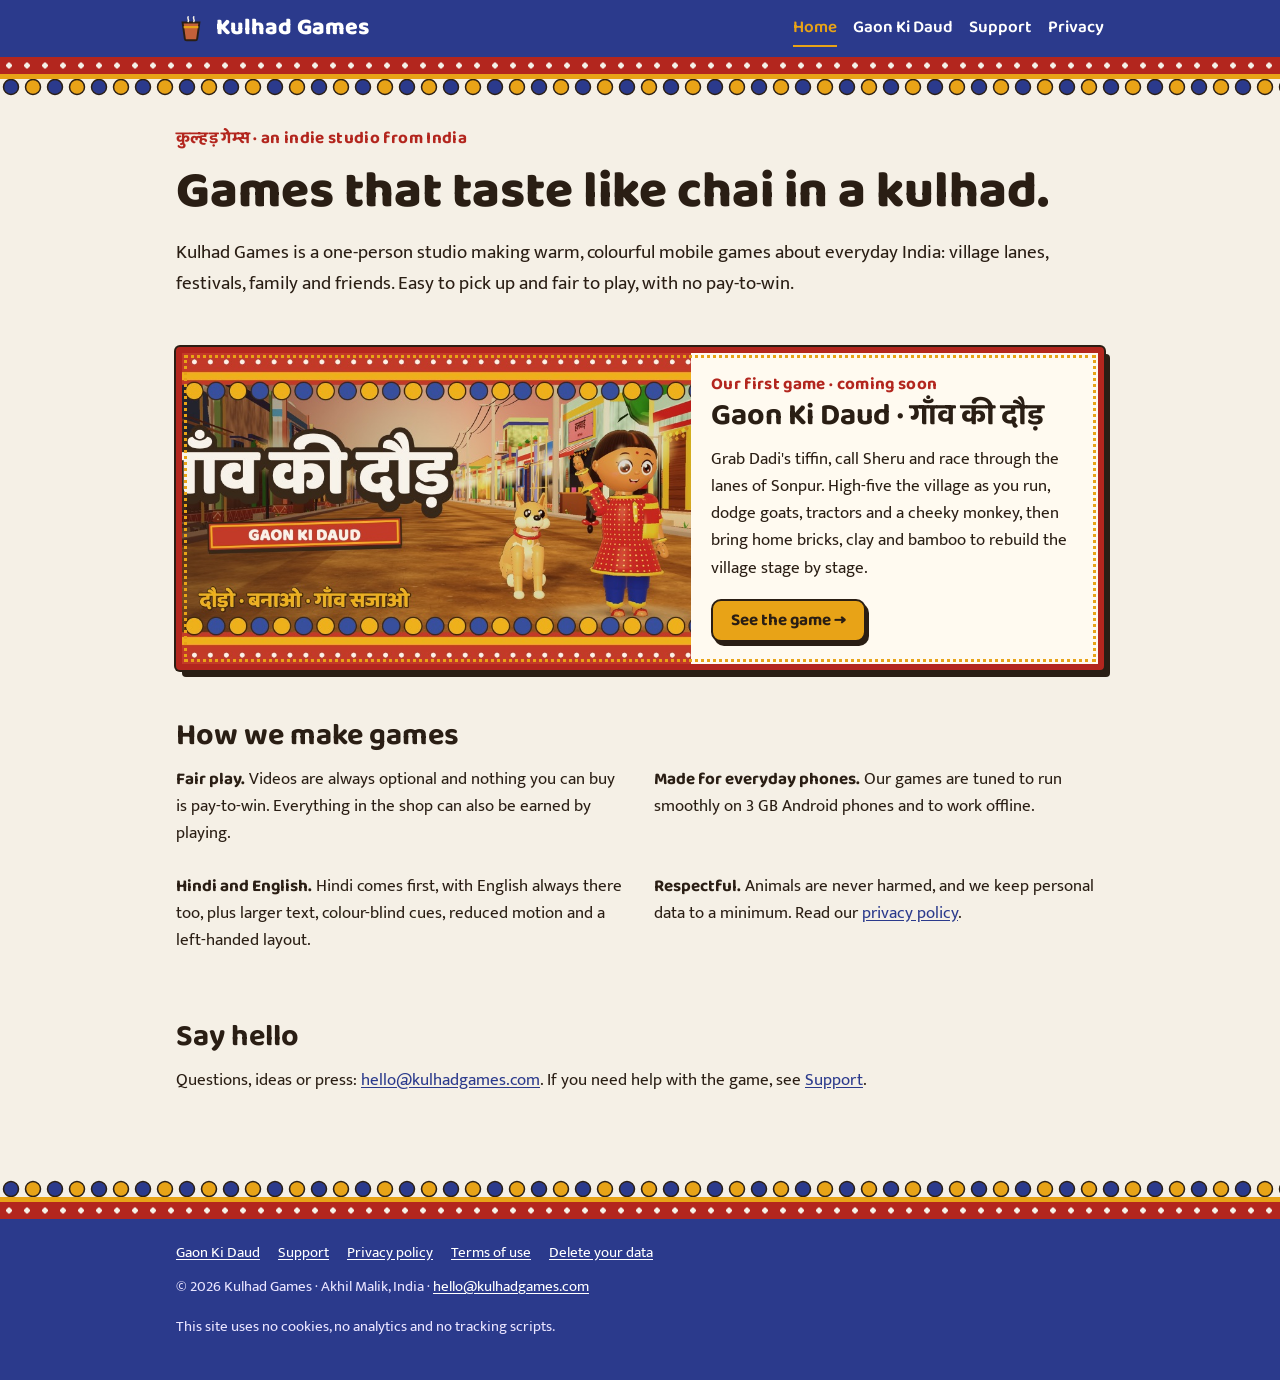
<file: index.html>
<!doctype html>
<html lang="en">
<head>
<meta charset="utf-8">
<meta name="viewport" content="width=device-width, initial-scale=1">
<title>Kulhad Games</title>
<meta name="description" content="Kulhad Games is a one-person game studio in India making warm, colourful mobile games. Our first game: Gaon Ki Daud, a village runner.">
<link rel="canonical" href="https://kulhadgames.com/">
<meta name="theme-color" content="#2B3A8C">
<meta property="og:title" content="Kulhad Games">
<meta property="og:description" content="Kulhad Games is a one-person game studio in India making warm, colourful mobile games. Our first game: Gaon Ki Daud, a village runner.">
<meta property="og:image" content="https://kulhadgames.com/assets/img/feature.jpg">
<meta property="og:type" content="website">
<link rel="icon" type="image/png" sizes="32x32" href="/assets/img/favicon-32.png">
<link rel="apple-touch-icon" href="/assets/img/apple-touch-icon.png">
<link rel="preload" href="/assets/fonts/baloo2.woff2" as="font" type="font/woff2" crossorigin>
<link rel="stylesheet" href="/assets/site.css">
</head>
<body>
<a class="skip" href="#main">Skip to content</a>
<header>
<div class="top"><div class="wrap"><a class="brand" href="/"><svg class="cup" viewBox="0 0 32 32" aria-hidden="true"><path d="M7 9h18l-2.4 17.2a2 2 0 0 1-2 1.8h-9.2a2 2 0 0 1-2-1.8z" fill="#C2603A" stroke="#2A1E14" stroke-width="2"/><path d="M8.2 14h15.6" stroke="#E8A317" stroke-width="2.4"/><path d="M13 3c-1.5 2 1.5 3 0 5M19 3c-1.5 2 1.5 3 0 5" stroke="#F5F0E6" stroke-width="1.6" fill="none" stroke-linecap="round"/></svg>Kulhad Games</a><nav aria-label="Main"><a href="/" aria-current="page">Home</a><a href="/gaon-ki-daud/">Gaon Ki Daud</a><a href="/support/">Support</a><a href="/privacy/">Privacy</a></nav></div></div>
<div class="band"></div><div class="drops"></div>
</header>
<main id="main"><div class="wrap">
<section class="hero">
  <div>
    <p class="kicker">कुल्हड़ गेम्स · an indie studio from India</p>
    <h1>Games that taste like chai in a kulhad.</h1>
    <p class="lead">Kulhad Games is a one-person studio making warm, colourful mobile games about everyday India: village lanes, festivals, family and friends. Easy to pick up and fair to play, with no pay-to-win.</p>
  </div>
</section>

<a class="gamecard frame" href="/gaon-ki-daud/">
  <img src="/assets/img/feature.jpg" width="1024" height="500" alt="Gaon Ki Daud: Gudiya and Sheru the dog on a painted village street, with the Hindi title गाँव की दौड़">
  <div class="body">
    <p class="kicker">Our first game · coming soon</p>
    <h2>Gaon Ki Daud · गाँव की दौड़</h2>
    <p>Grab Dadi's tiffin, call Sheru and race through the lanes of Sonpur. High-five the village as you run, dodge goats, tractors and a cheeky monkey, then bring home bricks, clay and bamboo to rebuild the village stage by stage.</p>
    <span class="btn">See the game →</span>
  </div>
</a>

<h2>How we make games</h2>
<div class="cols">
  <p><b>Fair play.</b> Videos are always optional and nothing you can buy is pay-to-win. Everything in the shop can also be earned by playing.</p>
  <p><b>Made for everyday phones.</b> Our games are tuned to run smoothly on 3 GB Android phones and to work offline.</p>
  <p><b>Hindi and English.</b> Hindi comes first, with English always there too, plus larger text, colour-blind cues, reduced motion and a left-handed layout.</p>
  <p><b>Respectful.</b> Animals are never harmed, and we keep personal data to a minimum. Read our <a href="/privacy/">privacy policy</a>.</p>
</div>

<h2>Say hello</h2>
<p>Questions, ideas or press: <a href="mailto:hello@kulhadgames.com">hello@kulhadgames.com</a>. If you need help with the game, see <a href="/support/">Support</a>.</p>
</div></main>
<footer>
<div class="drops"></div><div class="band"></div>
<div class="inner"><div class="wrap">
<nav aria-label="Footer"><a href="/gaon-ki-daud/">Gaon Ki Daud</a><a href="/support/">Support</a><a href="/privacy/">Privacy policy</a><a href="/terms/">Terms of use</a><a href="/delete-account/">Delete your data</a></nav>
<p>© 2026 Kulhad Games · Akhil Malik, India · <a href="mailto:hello@kulhadgames.com">hello@kulhadgames.com</a></p>
<p>This site uses no cookies, no analytics and no tracking scripts.</p>
</div></div>
</footer>
</body>
</html>
</file>
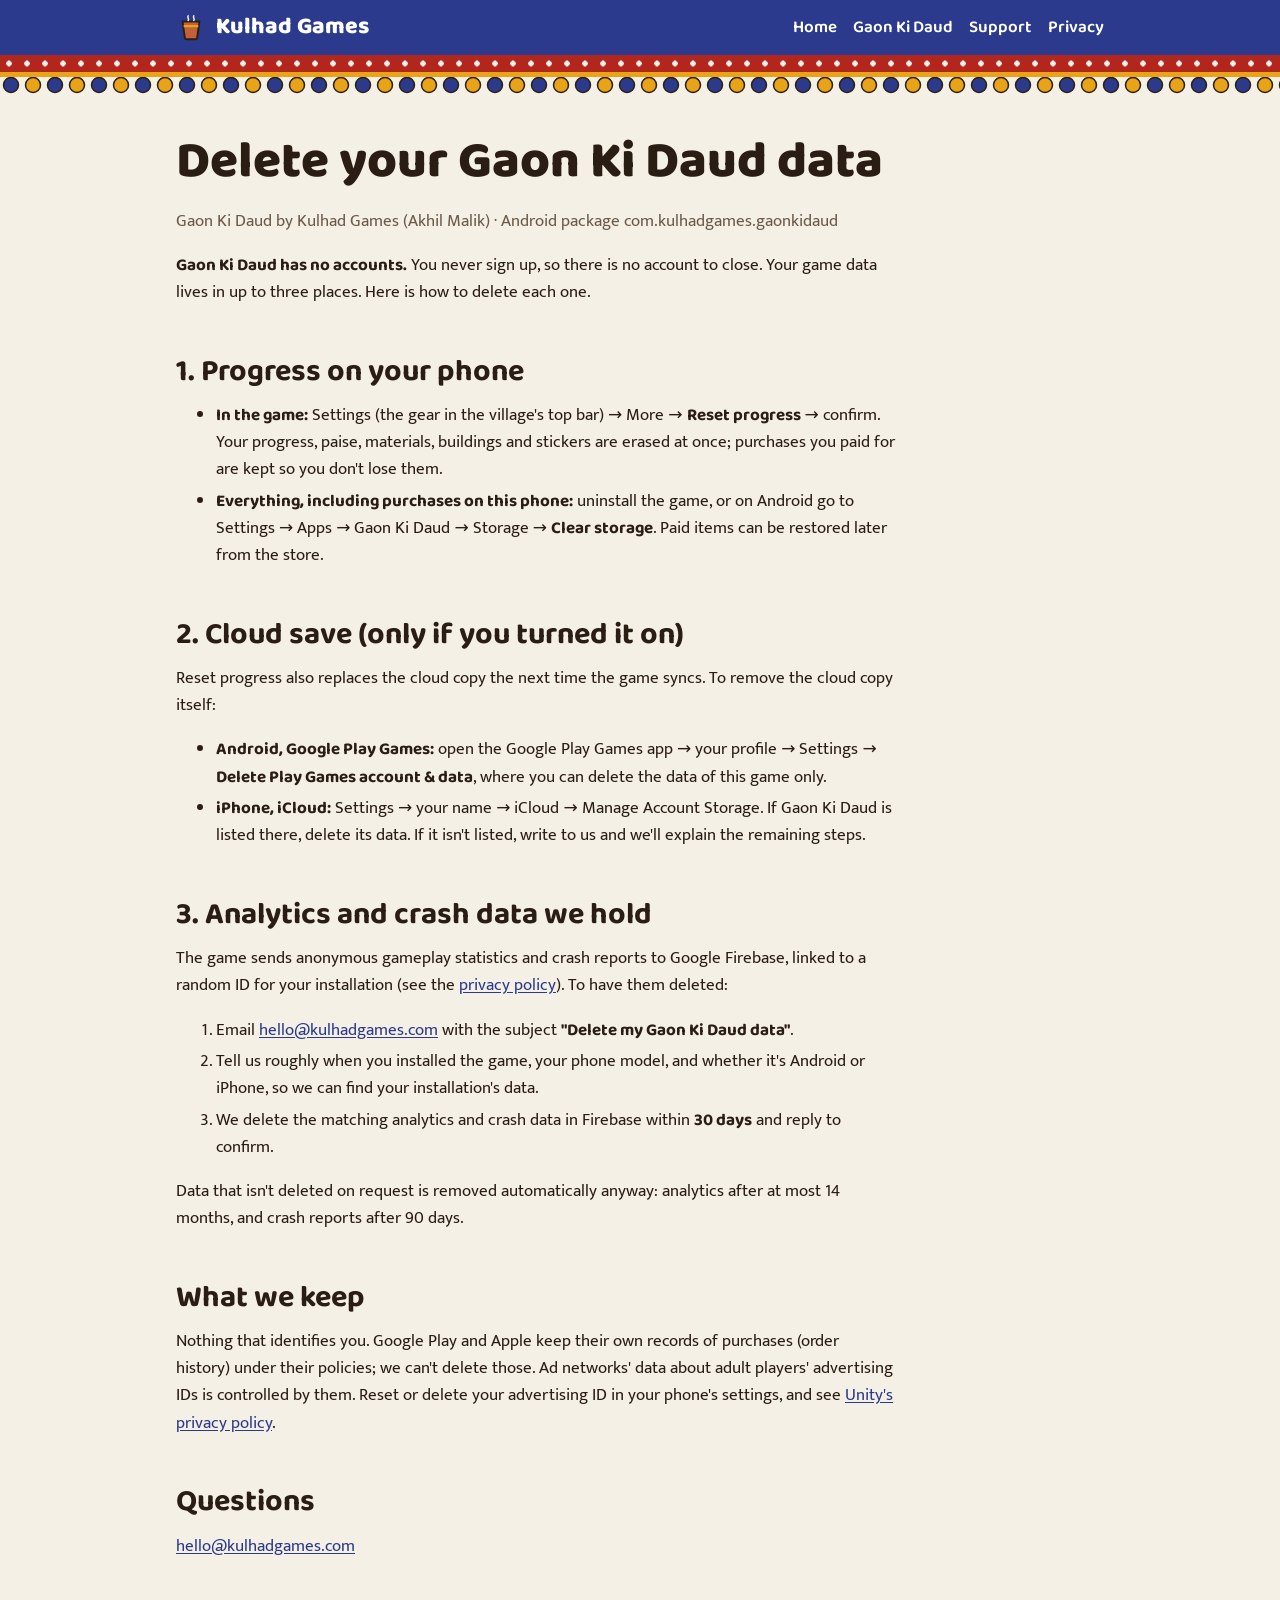
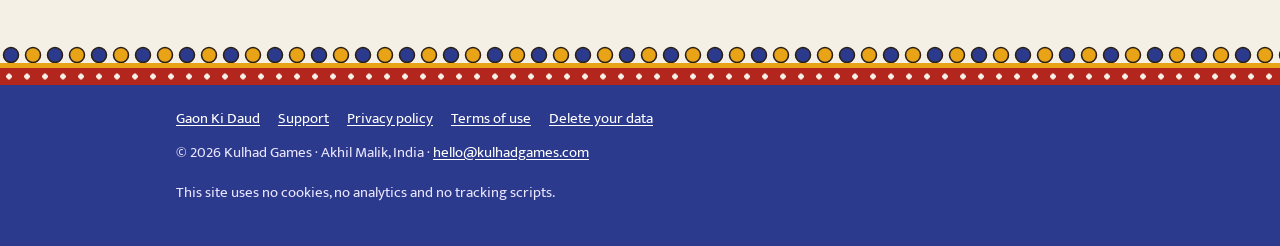
<file: delete-account/index.html>
<!doctype html>
<html lang="en">
<head>
<meta charset="utf-8">
<meta name="viewport" content="width=device-width, initial-scale=1">
<title>Delete your data · Kulhad Games</title>
<meta name="description" content="How to delete your Gaon Ki Daud game data: progress on the phone, cloud save, and the analytics and crash data we hold.">
<link rel="canonical" href="https://kulhadgames.com/delete-account/">
<meta name="theme-color" content="#2B3A8C">
<meta property="og:title" content="Delete your data · Kulhad Games">
<meta property="og:description" content="How to delete your Gaon Ki Daud game data: progress on the phone, cloud save, and the analytics and crash data we hold.">
<meta property="og:image" content="https://kulhadgames.com/assets/img/feature.jpg">
<meta property="og:type" content="website">
<link rel="icon" type="image/png" sizes="32x32" href="/assets/img/favicon-32.png">
<link rel="apple-touch-icon" href="/assets/img/apple-touch-icon.png">
<link rel="preload" href="/assets/fonts/baloo2.woff2" as="font" type="font/woff2" crossorigin>
<link rel="stylesheet" href="/assets/site.css">
</head>
<body>
<a class="skip" href="#main">Skip to content</a>
<header>
<div class="top"><div class="wrap"><a class="brand" href="/"><svg class="cup" viewBox="0 0 32 32" aria-hidden="true"><path d="M7 9h18l-2.4 17.2a2 2 0 0 1-2 1.8h-9.2a2 2 0 0 1-2-1.8z" fill="#C2603A" stroke="#2A1E14" stroke-width="2"/><path d="M8.2 14h15.6" stroke="#E8A317" stroke-width="2.4"/><path d="M13 3c-1.5 2 1.5 3 0 5M19 3c-1.5 2 1.5 3 0 5" stroke="#F5F0E6" stroke-width="1.6" fill="none" stroke-linecap="round"/></svg>Kulhad Games</a><nav aria-label="Main"><a href="/">Home</a><a href="/gaon-ki-daud/">Gaon Ki Daud</a><a href="/support/">Support</a><a href="/privacy/">Privacy</a></nav></div></div>
<div class="band"></div><div class="drops"></div>
</header>
<main id="main"><div class="wrap">
<div class="prose">
<h1>Delete your Gaon Ki Daud data</h1>
<p class="muted">Gaon Ki Daud by Kulhad Games (Akhil Malik) · Android package com.kulhadgames.gaonkidaud</p>

<p><b>Gaon Ki Daud has no accounts.</b> You never sign up, so there is no account to close. Your game data lives in up to three places. Here is how to delete each one.</p>

<h2>1. Progress on your phone</h2>
<ul>
  <li><b>In the game:</b> Settings (the gear in the village's top bar) → More → <b>Reset progress</b> → confirm. Your progress, paise, materials, buildings and stickers are erased at once; purchases you paid for are kept so you don't lose them.</li>
  <li><b>Everything, including purchases on this phone:</b> uninstall the game, or on Android go to Settings → Apps → Gaon Ki Daud → Storage → <b>Clear storage</b>. Paid items can be restored later from the store.</li>
</ul>

<h2>2. Cloud save (only if you turned it on)</h2>
<p>Reset progress also replaces the cloud copy the next time the game syncs. To remove the cloud copy itself:</p>
<ul>
  <li><b>Android, Google Play Games:</b> open the Google Play Games app → your profile → Settings → <b>Delete Play Games account &amp; data</b>, where you can delete the data of this game only.</li>
  <li><b>iPhone, iCloud:</b> Settings → your name → iCloud → Manage Account Storage. If Gaon Ki Daud is listed there, delete its data. If it isn't listed, write to us and we'll explain the remaining steps.</li>
</ul>

<h2>3. Analytics and crash data we hold</h2>
<p>The game sends anonymous gameplay statistics and crash reports to Google Firebase, linked to a random ID for your installation (see the <a href="/privacy/">privacy policy</a>). To have them deleted:</p>
<ol>
  <li>Email <a href="mailto:hello@kulhadgames.com?subject=Delete%20my%20Gaon%20Ki%20Daud%20data">hello@kulhadgames.com</a> with the subject <b>"Delete my Gaon Ki Daud data"</b>.</li>
  <li>Tell us roughly when you installed the game, your phone model, and whether it's Android or iPhone, so we can find your installation's data.</li>
  <li>We delete the matching analytics and crash data in Firebase within <b>30 days</b> and reply to confirm.</li>
</ol>
<p>Data that isn't deleted on request is removed automatically anyway: analytics after at most 14 months, and crash reports after 90 days.</p>

<h2>What we keep</h2>
<p>Nothing that identifies you. Google Play and Apple keep their own records of purchases (order history) under their policies; we can't delete those. Ad networks' data about adult players' advertising IDs is controlled by them. Reset or delete your advertising ID in your phone's settings, and see <a href="https://unity.com/legal/game-player-and-app-user-privacy-policy">Unity's privacy policy</a>.</p>

<h2>Questions</h2>
<p><a href="mailto:hello@kulhadgames.com">hello@kulhadgames.com</a></p>
</div>
</div></main>
<footer>
<div class="drops"></div><div class="band"></div>
<div class="inner"><div class="wrap">
<nav aria-label="Footer"><a href="/gaon-ki-daud/">Gaon Ki Daud</a><a href="/support/">Support</a><a href="/privacy/">Privacy policy</a><a href="/terms/">Terms of use</a><a href="/delete-account/">Delete your data</a></nav>
<p>© 2026 Kulhad Games · Akhil Malik, India · <a href="mailto:hello@kulhadgames.com">hello@kulhadgames.com</a></p>
<p>This site uses no cookies, no analytics and no tracking scripts.</p>
</div></div>
</footer>
</body>
</html>
</file>
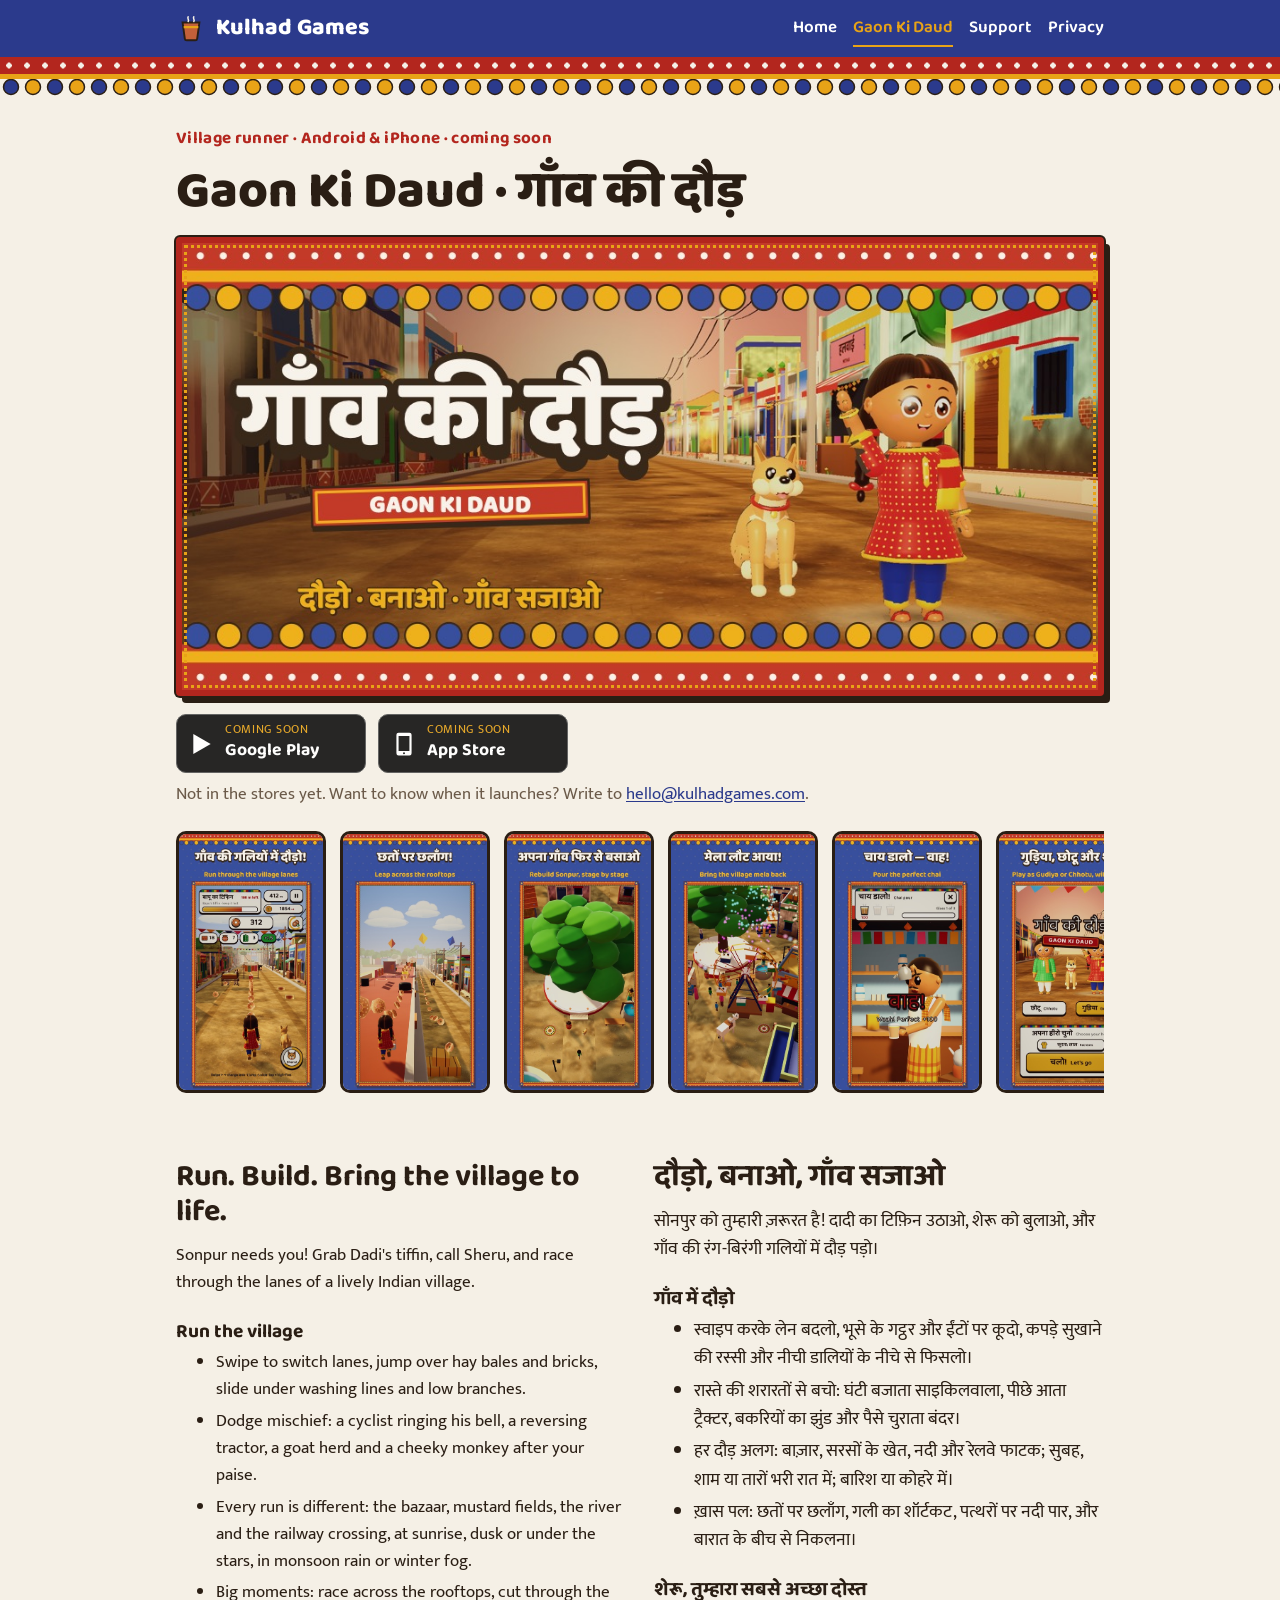
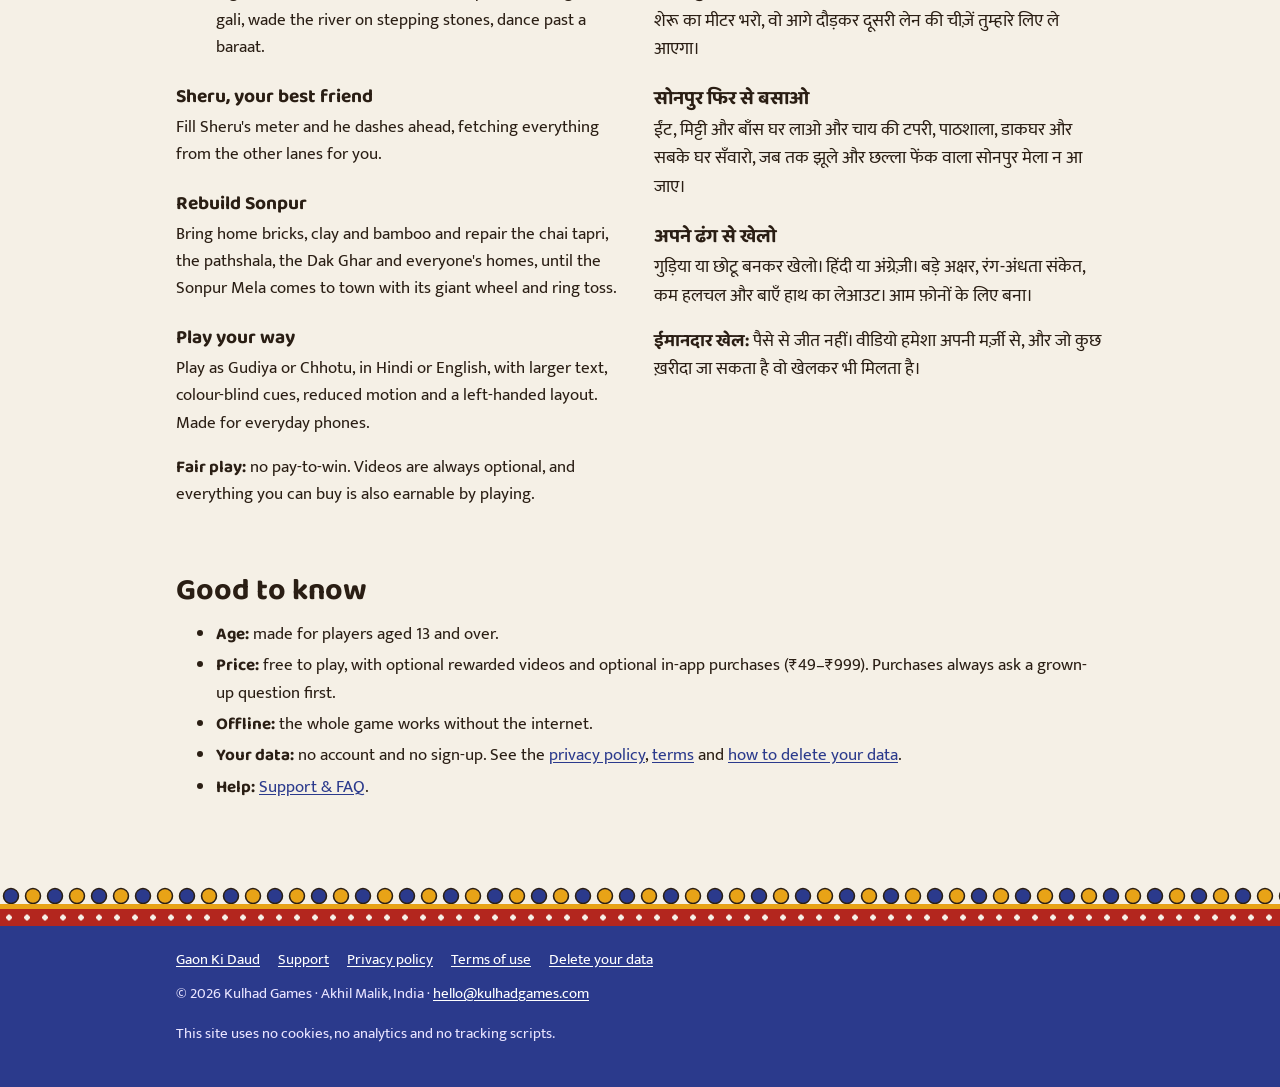
<file: gaon-ki-daud/index.html>
<!doctype html>
<html lang="en">
<head>
<meta charset="utf-8">
<meta name="viewport" content="width=device-width, initial-scale=1">
<title>Gaon Ki Daud · गाँव की दौड़ · Kulhad Games</title>
<meta name="description" content="Gaon Ki Daud is a village runner for Android and iPhone: race through Sonpur with Sheru the dog, high-five the village and rebuild it stage by stage. Coming soon.">
<link rel="canonical" href="https://kulhadgames.com/gaon-ki-daud/">
<meta name="theme-color" content="#2B3A8C">
<meta property="og:title" content="Gaon Ki Daud · गाँव की दौड़ · Kulhad Games">
<meta property="og:description" content="Gaon Ki Daud is a village runner for Android and iPhone: race through Sonpur with Sheru the dog, high-five the village and rebuild it stage by stage. Coming soon.">
<meta property="og:image" content="https://kulhadgames.com/assets/img/feature.jpg">
<meta property="og:type" content="website">
<link rel="icon" type="image/png" sizes="32x32" href="/assets/img/favicon-32.png">
<link rel="apple-touch-icon" href="/assets/img/apple-touch-icon.png">
<link rel="preload" href="/assets/fonts/baloo2.woff2" as="font" type="font/woff2" crossorigin>
<link rel="stylesheet" href="/assets/site.css">
</head>
<body>
<a class="skip" href="#main">Skip to content</a>
<header>
<div class="top"><div class="wrap"><a class="brand" href="/"><svg class="cup" viewBox="0 0 32 32" aria-hidden="true"><path d="M7 9h18l-2.4 17.2a2 2 0 0 1-2 1.8h-9.2a2 2 0 0 1-2-1.8z" fill="#C2603A" stroke="#2A1E14" stroke-width="2"/><path d="M8.2 14h15.6" stroke="#E8A317" stroke-width="2.4"/><path d="M13 3c-1.5 2 1.5 3 0 5M19 3c-1.5 2 1.5 3 0 5" stroke="#F5F0E6" stroke-width="1.6" fill="none" stroke-linecap="round"/></svg>Kulhad Games</a><nav aria-label="Main"><a href="/">Home</a><a href="/gaon-ki-daud/" aria-current="page">Gaon Ki Daud</a><a href="/support/">Support</a><a href="/privacy/">Privacy</a></nav></div></div>
<div class="band"></div><div class="drops"></div>
</header>
<main id="main"><div class="wrap">
<p class="kicker">Village runner · Android &amp; iPhone · coming soon</p>
<h1>Gaon Ki Daud <span lang="hi">· गाँव की दौड़</span></h1>

<div class="frame"><img src="/assets/img/feature.jpg" width="1024" height="500" alt="Gudiya and Sheru on a painted village street under the title गाँव की दौड़, with the tagline दौड़ो · बनाओ · गाँव सजाओ (Run · Build · Decorate the village)"></div>

<div class="badges" aria-label="Store availability">
  <div class="badge"><svg viewBox="0 0 24 24" aria-hidden="true"><path d="M4 2.8v18.4L20 12z"/></svg><div><small>Coming soon</small><b>Google Play</b></div></div>
  <div class="badge"><svg viewBox="0 0 24 24" aria-hidden="true"><path d="M7 1.5h10a2 2 0 0 1 2 2v17a2 2 0 0 1-2 2H7a2 2 0 0 1-2-2v-17a2 2 0 0 1 2-2zm0 3v14h10v-14zm5 15.2a.9.9 0 1 0 0 1.8.9.9 0 0 0 0-1.8z"/></svg><div><small>Coming soon</small><b>App Store</b></div></div>
</div>
<p class="muted">Not in the stores yet. Want to know when it launches? Write to <a href="mailto:hello@kulhadgames.com?subject=Tell%20me%20when%20Gaon%20Ki%20Daud%20launches">hello@kulhadgames.com</a>.</p>

<div class="shots" role="list" aria-label="Screenshots">
  <figure role="listitem"><img src="/assets/img/shot-01_run.jpg" width="405" height="720" loading="lazy" alt="Running down a village lane past hay bales"></figure>
  <figure role="listitem"><img src="/assets/img/shot-02_rooftops.jpg" width="405" height="720" loading="lazy" alt="The rooftop route over the village"></figure>
  <figure role="listitem"><img src="/assets/img/shot-03_village.jpg" width="405" height="720" loading="lazy" alt="Rebuild Sonpur, stage by stage: the village from above"></figure>
  <figure role="listitem"><img src="/assets/img/shot-04_mela.jpg" width="405" height="720" loading="lazy" alt="The Sonpur Mela with its giant wheel"></figure>
  <figure role="listitem"><img src="/assets/img/shot-05_chai.jpg" width="405" height="720" loading="lazy" alt="The chai pour mini-game at the chai tapri"></figure>
  <figure role="listitem"><img src="/assets/img/shot-06_heroes.jpg" width="405" height="720" loading="lazy" alt="Choose your hero: Gudiya or Chhotu, with Sheru"></figure>
</div>

<div class="cols">
<section lang="en">
<h2>Run. Build. Bring the village to life.</h2>
<p>Sonpur needs you! Grab Dadi's tiffin, call Sheru, and race through the lanes of a lively Indian village.</p>
<h3>Run the village</h3>
<ul>
  <li>Swipe to switch lanes, jump over hay bales and bricks, slide under washing lines and low branches.</li>
  <li>Dodge mischief: a cyclist ringing his bell, a reversing tractor, a goat herd and a cheeky monkey after your paise.</li>
  <li>Every run is different: the bazaar, mustard fields, the river and the railway crossing, at sunrise, dusk or under the stars, in monsoon rain or winter fog.</li>
  <li>Big moments: race across the rooftops, cut through the gali, wade the river on stepping stones, dance past a baraat.</li>
</ul>
<h3>Sheru, your best friend</h3>
<p>Fill Sheru's meter and he dashes ahead, fetching everything from the other lanes for you.</p>
<h3>Rebuild Sonpur</h3>
<p>Bring home bricks, clay and bamboo and repair the chai tapri, the pathshala, the Dak Ghar and everyone's homes, until the Sonpur Mela comes to town with its giant wheel and ring toss.</p>
<h3>Play your way</h3>
<p>Play as Gudiya or Chhotu, in Hindi or English, with larger text, colour-blind cues, reduced motion and a left-handed layout. Made for everyday phones.</p>
<p><b>Fair play:</b> no pay-to-win. Videos are always optional, and everything you can buy is also earnable by playing.</p>
</section>

<section lang="hi" class="lang-hi">
<h2>दौड़ो, बनाओ, गाँव सजाओ</h2>
<p>सोनपुर को तुम्हारी ज़रूरत है! दादी का टिफ़िन उठाओ, शेरू को बुलाओ, और गाँव की रंग-बिरंगी गलियों में दौड़ पड़ो।</p>
<h3>गाँव में दौड़ो</h3>
<ul>
  <li>स्वाइप करके लेन बदलो, भूसे के गट्ठर और ईंटों पर कूदो, कपड़े सुखाने की रस्सी और नीची डालियों के नीचे से फिसलो।</li>
  <li>रास्ते की शरारतों से बचो: घंटी बजाता साइकिलवाला, पीछे आता ट्रैक्टर, बकरियों का झुंड और पैसे चुराता बंदर।</li>
  <li>हर दौड़ अलग: बाज़ार, सरसों के खेत, नदी और रेलवे फाटक; सुबह, शाम या तारों भरी रात में; बारिश या कोहरे में।</li>
  <li>ख़ास पल: छतों पर छलाँग, गली का शॉर्टकट, पत्थरों पर नदी पार, और बारात के बीच से निकलना।</li>
</ul>
<h3>शेरू, तुम्हारा सबसे अच्छा दोस्त</h3>
<p>शेरू का मीटर भरो, वो आगे दौड़कर दूसरी लेन की चीज़ें तुम्हारे लिए ले आएगा।</p>
<h3>सोनपुर फिर से बसाओ</h3>
<p>ईंट, मिट्टी और बाँस घर लाओ और चाय की टपरी, पाठशाला, डाकघर और सबके घर सँवारो, जब तक झूले और छल्ला फेंक वाला सोनपुर मेला न आ जाए।</p>
<h3>अपने ढंग से खेलो</h3>
<p>गुड़िया या छोटू बनकर खेलो। हिंदी या अंग्रेज़ी। बड़े अक्षर, रंग-अंधता संकेत, कम हलचल और बाएँ हाथ का लेआउट। आम फ़ोनों के लिए बना।</p>
<p><b>ईमानदार खेल:</b> पैसे से जीत नहीं। वीडियो हमेशा अपनी मर्ज़ी से, और जो कुछ ख़रीदा जा सकता है वो खेलकर भी मिलता है।</p>
</section>
</div>

<h2>Good to know</h2>
<ul>
  <li><b>Age:</b> made for players aged 13 and over.</li>
  <li><b>Price:</b> free to play, with optional rewarded videos and optional in-app purchases (₹49–₹999). Purchases always ask a grown-up question first.</li>
  <li><b>Offline:</b> the whole game works without the internet.</li>
  <li><b>Your data:</b> no account and no sign-up. See the <a href="/privacy/">privacy policy</a>, <a href="/terms/">terms</a> and <a href="/delete-account/">how to delete your data</a>.</li>
  <li><b>Help:</b> <a href="/support/">Support &amp; FAQ</a>.</li>
</ul>
</div></main>
<footer>
<div class="drops"></div><div class="band"></div>
<div class="inner"><div class="wrap">
<nav aria-label="Footer"><a href="/gaon-ki-daud/">Gaon Ki Daud</a><a href="/support/">Support</a><a href="/privacy/">Privacy policy</a><a href="/terms/">Terms of use</a><a href="/delete-account/">Delete your data</a></nav>
<p>© 2026 Kulhad Games · Akhil Malik, India · <a href="mailto:hello@kulhadgames.com">hello@kulhadgames.com</a></p>
<p>This site uses no cookies, no analytics and no tracking scripts.</p>
</div></div>
</footer>
</body>
</html>
</file>
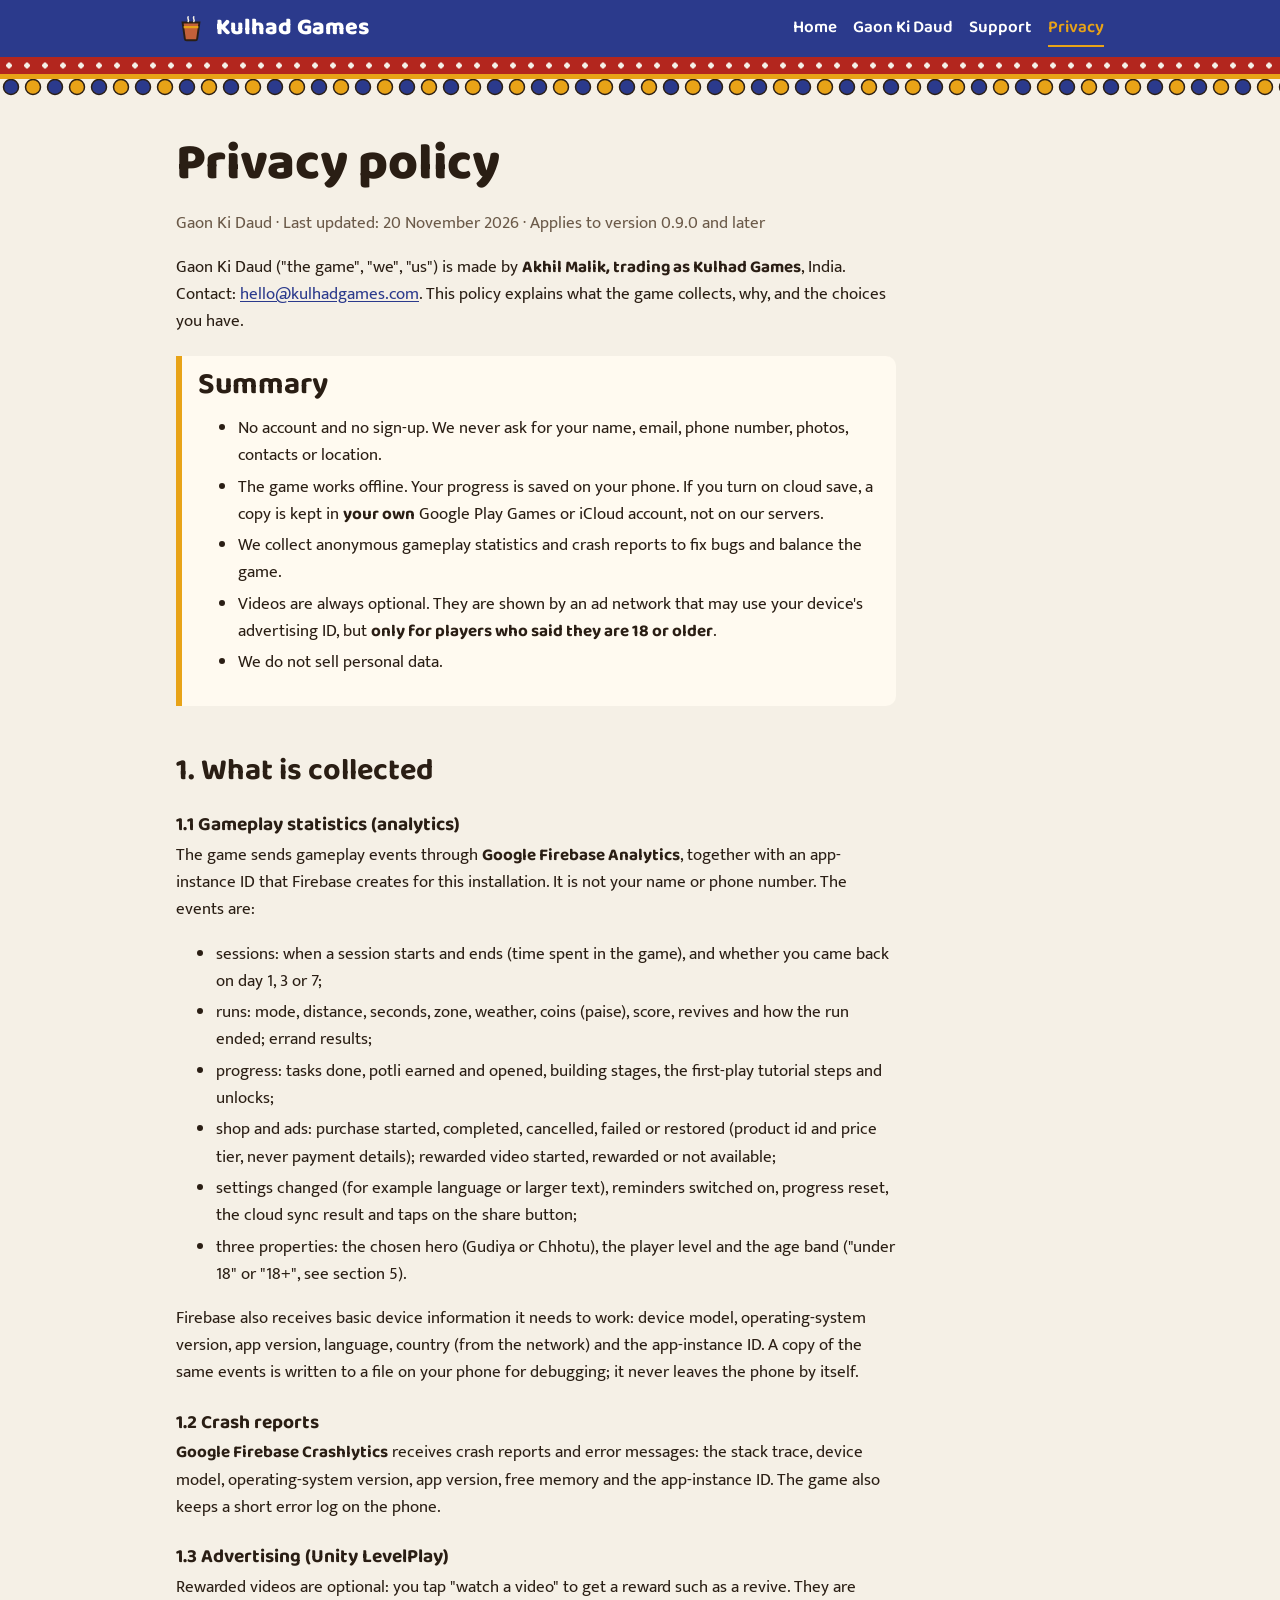
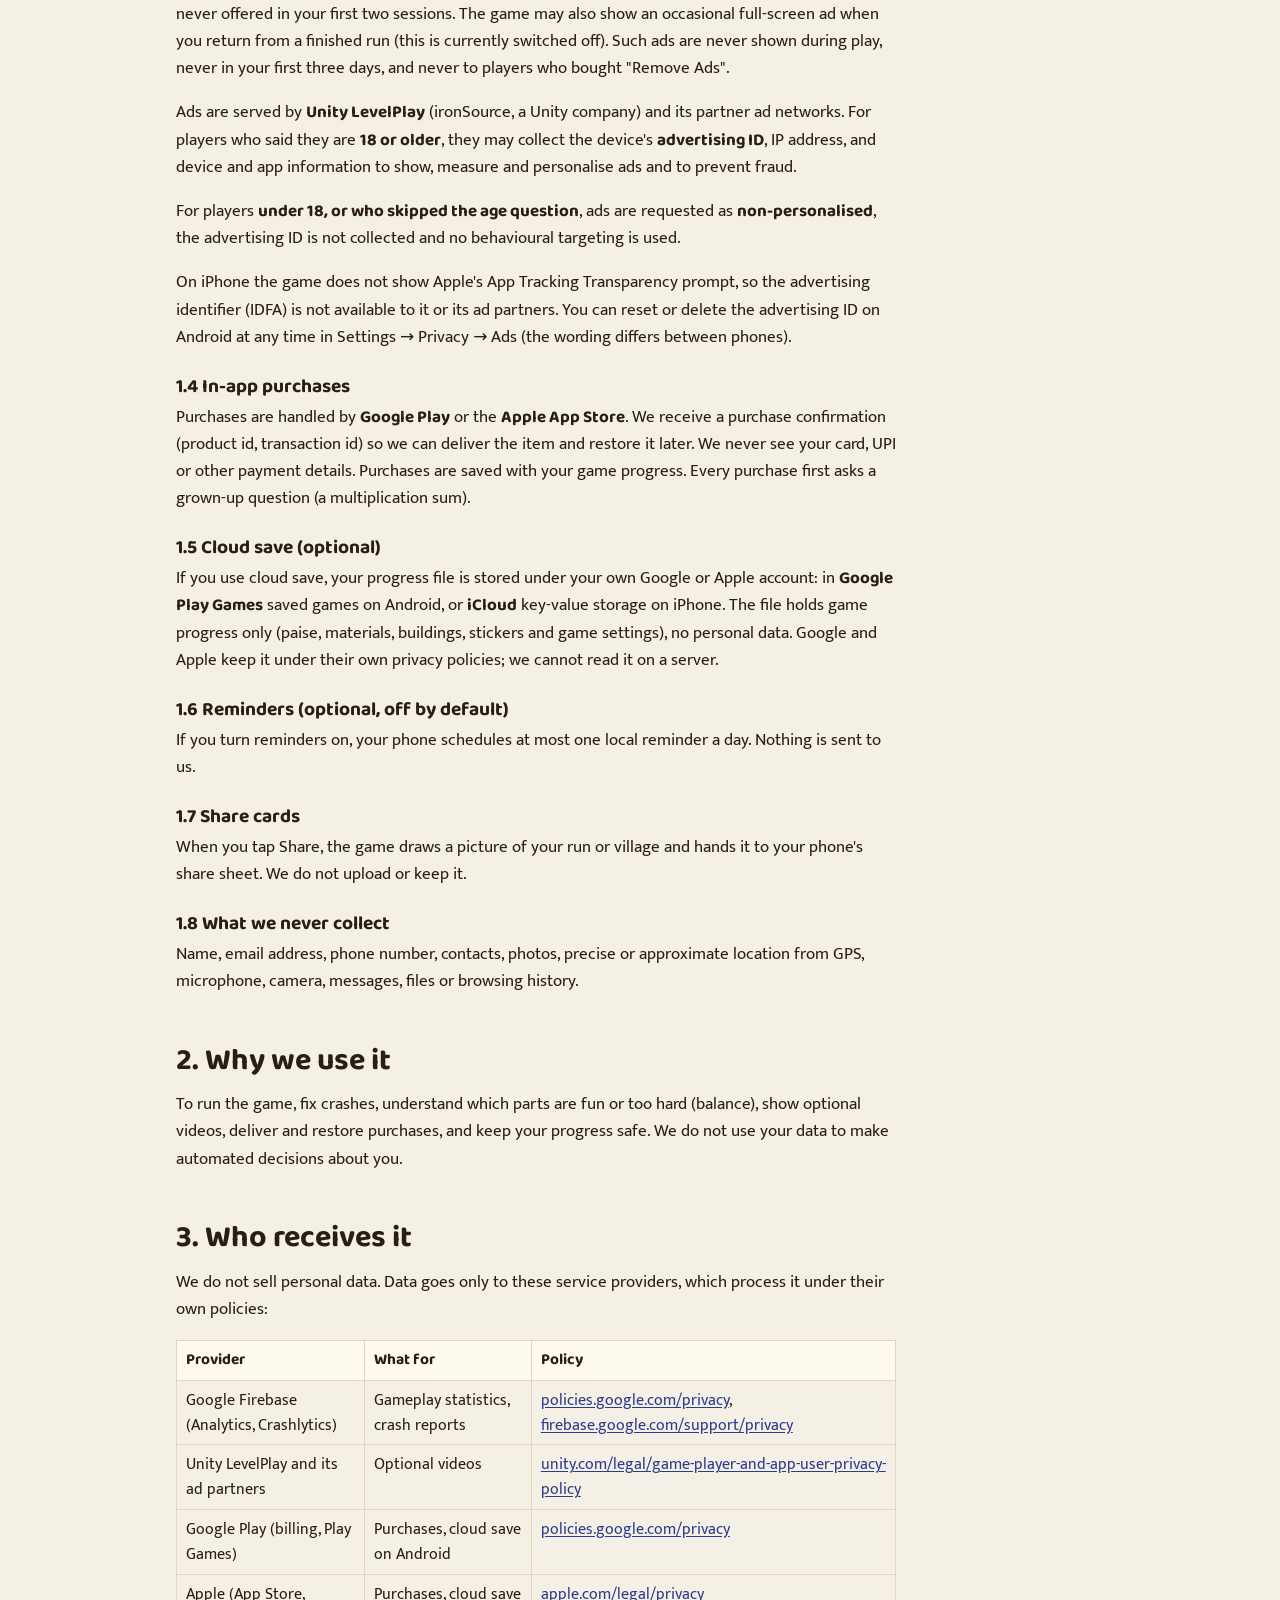
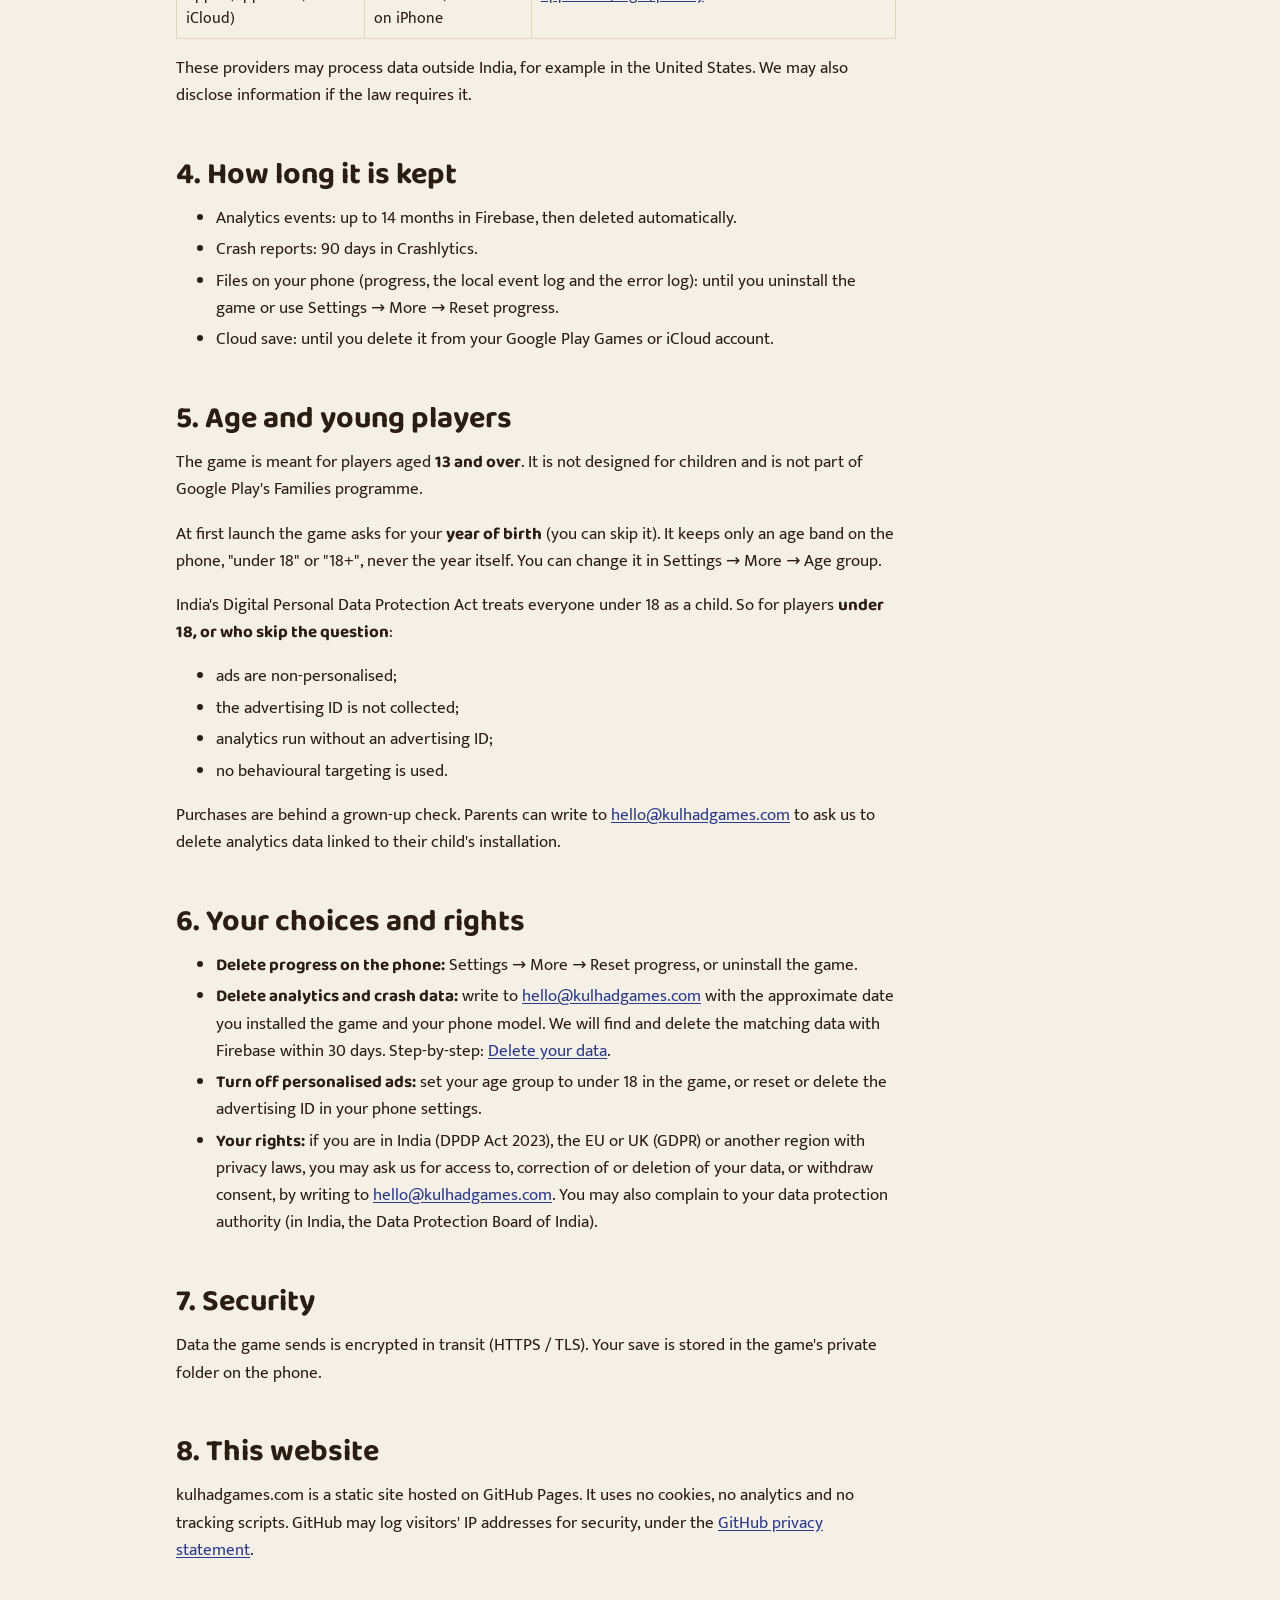
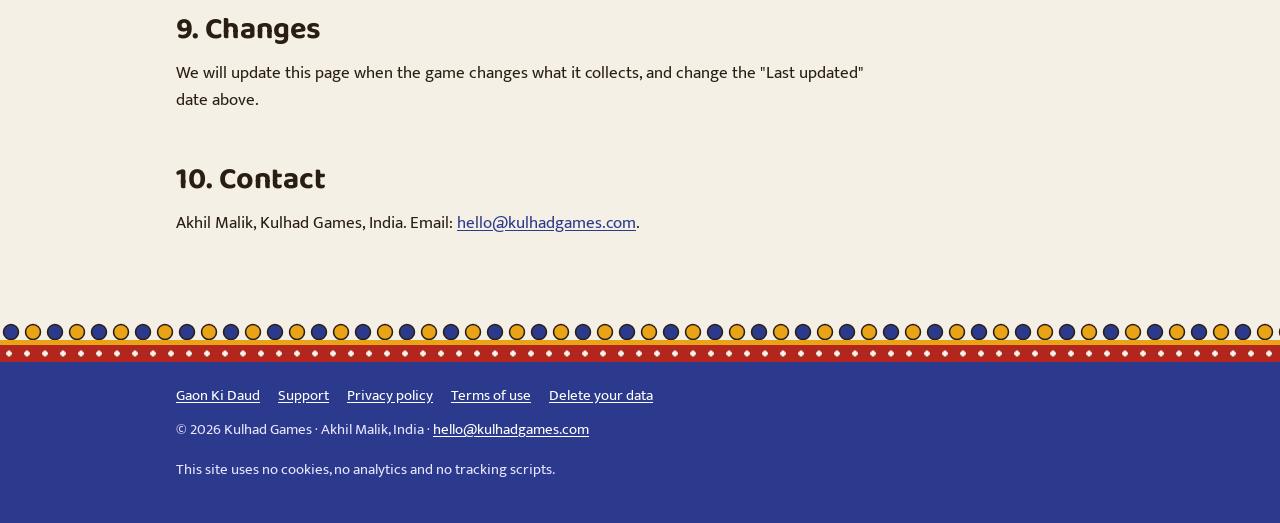
<file: privacy/index.html>
<!doctype html>
<html lang="en">
<head>
<meta charset="utf-8">
<meta name="viewport" content="width=device-width, initial-scale=1">
<title>Privacy policy · Kulhad Games</title>
<meta name="description" content="What Gaon Ki Daud collects, why, who receives it, and the choices you have. No account, no sign-up, no personal details.">
<link rel="canonical" href="https://kulhadgames.com/privacy/">
<meta name="theme-color" content="#2B3A8C">
<meta property="og:title" content="Privacy policy · Kulhad Games">
<meta property="og:description" content="What Gaon Ki Daud collects, why, who receives it, and the choices you have. No account, no sign-up, no personal details.">
<meta property="og:image" content="https://kulhadgames.com/assets/img/feature.jpg">
<meta property="og:type" content="website">
<link rel="icon" type="image/png" sizes="32x32" href="/assets/img/favicon-32.png">
<link rel="apple-touch-icon" href="/assets/img/apple-touch-icon.png">
<link rel="preload" href="/assets/fonts/baloo2.woff2" as="font" type="font/woff2" crossorigin>
<link rel="stylesheet" href="/assets/site.css">
</head>
<body>
<a class="skip" href="#main">Skip to content</a>
<header>
<div class="top"><div class="wrap"><a class="brand" href="/"><svg class="cup" viewBox="0 0 32 32" aria-hidden="true"><path d="M7 9h18l-2.4 17.2a2 2 0 0 1-2 1.8h-9.2a2 2 0 0 1-2-1.8z" fill="#C2603A" stroke="#2A1E14" stroke-width="2"/><path d="M8.2 14h15.6" stroke="#E8A317" stroke-width="2.4"/><path d="M13 3c-1.5 2 1.5 3 0 5M19 3c-1.5 2 1.5 3 0 5" stroke="#F5F0E6" stroke-width="1.6" fill="none" stroke-linecap="round"/></svg>Kulhad Games</a><nav aria-label="Main"><a href="/">Home</a><a href="/gaon-ki-daud/">Gaon Ki Daud</a><a href="/support/">Support</a><a href="/privacy/" aria-current="page">Privacy</a></nav></div></div>
<div class="band"></div><div class="drops"></div>
</header>
<main id="main"><div class="wrap">
<div class="prose">
<h1>Privacy policy</h1>
<p class="muted">Gaon Ki Daud · Last updated: 20 November 2026 · Applies to version 0.9.0 and later</p>

<p>Gaon Ki Daud ("the game", "we", "us") is made by <b>Akhil Malik, trading as Kulhad Games</b>, India. Contact: <a href="mailto:hello@kulhadgames.com">hello@kulhadgames.com</a>.
This policy explains what the game collects, why, and the choices you have.</p>

<div class="note">
<h2 style="margin-top:0">Summary</h2>
<ul>
  <li>No account and no sign-up. We never ask for your name, email, phone number, photos, contacts or location.</li>
  <li>The game works offline. Your progress is saved on your phone. If you turn on cloud save, a copy is kept in <b>your own</b> Google Play Games or iCloud account, not on our servers.</li>
  <li>We collect anonymous gameplay statistics and crash reports to fix bugs and balance the game.</li>
  <li>Videos are always optional. They are shown by an ad network that may use your device's advertising ID, but <b>only for players who said they are 18 or older</b>.</li>
  <li>We do not sell personal data.</li>
</ul>
</div>

<h2>1. What is collected</h2>

<h3>1.1 Gameplay statistics (analytics)</h3>
<p>The game sends gameplay events through <b>Google Firebase Analytics</b>, together with an app-instance ID that Firebase creates for this installation. It is not your name or phone number. The events are:</p>
<ul>
  <li>sessions: when a session starts and ends (time spent in the game), and whether you came back on day 1, 3 or 7;</li>
  <li>runs: mode, distance, seconds, zone, weather, coins (paise), score, revives and how the run ended; errand results;</li>
  <li>progress: tasks done, potli earned and opened, building stages, the first-play tutorial steps and unlocks;</li>
  <li>shop and ads: purchase started, completed, cancelled, failed or restored (product id and price tier, never payment details); rewarded video started, rewarded or not available;</li>
  <li>settings changed (for example language or larger text), reminders switched on, progress reset, the cloud sync result and taps on the share button;</li>
  <li>three properties: the chosen hero (Gudiya or Chhotu), the player level and the age band ("under 18" or "18+", see section 5).</li>
</ul>
<p>Firebase also receives basic device information it needs to work: device model, operating-system version, app version, language, country (from the network) and the app-instance ID. A copy of the same events is written to a file on your phone for debugging; it never leaves the phone by itself.</p>

<h3>1.2 Crash reports</h3>
<p><b>Google Firebase Crashlytics</b> receives crash reports and error messages: the stack trace, device model, operating-system version, app version, free memory and the app-instance ID. The game also keeps a short error log on the phone.</p>

<h3>1.3 Advertising (Unity LevelPlay)</h3>
<p>Rewarded videos are optional: you tap "watch a video" to get a reward such as a revive. They are never offered in your first two sessions. The game may also show an occasional full-screen ad when you return from a finished run (this is currently switched off). Such ads are never shown during play, never in your first three days, and never to players who bought "Remove Ads".</p>
<p>Ads are served by <b>Unity LevelPlay</b> (ironSource, a Unity company) and its partner ad networks. For players who said they are <b>18 or older</b>, they may collect the device's <b>advertising ID</b>, IP address, and device and app information to show, measure and personalise ads and to prevent fraud.</p>
<p>For players <b>under 18, or who skipped the age question</b>, ads are requested as <b>non-personalised</b>, the advertising ID is not collected and no behavioural targeting is used.</p>
<p>On iPhone the game does not show Apple's App Tracking Transparency prompt, so the advertising identifier (IDFA) is not available to it or its ad partners. You can reset or delete the advertising ID on Android at any time in Settings → Privacy → Ads (the wording differs between phones).</p>

<h3>1.4 In-app purchases</h3>
<p>Purchases are handled by <b>Google Play</b> or the <b>Apple App Store</b>. We receive a purchase confirmation (product id, transaction id) so we can deliver the item and restore it later. We never see your card, UPI or other payment details. Purchases are saved with your game progress. Every purchase first asks a grown-up question (a multiplication sum).</p>

<h3>1.5 Cloud save (optional)</h3>
<p>If you use cloud save, your progress file is stored under your own Google or Apple account: in <b>Google Play Games</b> saved games on Android, or <b>iCloud</b> key-value storage on iPhone. The file holds game progress only (paise, materials, buildings, stickers and game settings), no personal data. Google and Apple keep it under their own privacy policies; we cannot read it on a server.</p>

<h3>1.6 Reminders (optional, off by default)</h3>
<p>If you turn reminders on, your phone schedules at most one local reminder a day. Nothing is sent to us.</p>

<h3>1.7 Share cards</h3>
<p>When you tap Share, the game draws a picture of your run or village and hands it to your phone's share sheet. We do not upload or keep it.</p>

<h3>1.8 What we never collect</h3>
<p>Name, email address, phone number, contacts, photos, precise or approximate location from GPS, microphone, camera, messages, files or browsing history.</p>

<h2>2. Why we use it</h2>
<p>To run the game, fix crashes, understand which parts are fun or too hard (balance), show optional videos, deliver and restore purchases, and keep your progress safe. We do not use your data to make automated decisions about you.</p>

<h2>3. Who receives it</h2>
<p>We do not sell personal data. Data goes only to these service providers, which process it under their own policies:</p>
<div class="tablewrap"><table>
<tr><th>Provider</th><th>What for</th><th>Policy</th></tr>
<tr><td>Google Firebase (Analytics, Crashlytics)</td><td>Gameplay statistics, crash reports</td><td><a href="https://policies.google.com/privacy">policies.google.com/privacy</a>, <a href="https://firebase.google.com/support/privacy">firebase.google.com/support/privacy</a></td></tr>
<tr><td>Unity LevelPlay and its ad partners</td><td>Optional videos</td><td><a href="https://unity.com/legal/game-player-and-app-user-privacy-policy">unity.com/legal/game-player-and-app-user-privacy-policy</a></td></tr>
<tr><td>Google Play (billing, Play Games)</td><td>Purchases, cloud save on Android</td><td><a href="https://policies.google.com/privacy">policies.google.com/privacy</a></td></tr>
<tr><td>Apple (App Store, iCloud)</td><td>Purchases, cloud save on iPhone</td><td><a href="https://www.apple.com/legal/privacy/">apple.com/legal/privacy</a></td></tr>
</table></div>
<p>These providers may process data outside India, for example in the United States. We may also disclose information if the law requires it.</p>

<h2>4. How long it is kept</h2>
<ul>
  <li>Analytics events: up to 14 months in Firebase, then deleted automatically.</li>
  <li>Crash reports: 90 days in Crashlytics.</li>
  <li>Files on your phone (progress, the local event log and the error log): until you uninstall the game or use Settings → More → Reset progress.</li>
  <li>Cloud save: until you delete it from your Google Play Games or iCloud account.</li>
</ul>

<h2>5. Age and young players</h2>
<p>The game is meant for players aged <b>13 and over</b>. It is not designed for children and is not part of Google Play's Families programme.</p>
<p>At first launch the game asks for your <b>year of birth</b> (you can skip it). It keeps only an age band on the phone, "under 18" or "18+", never the year itself. You can change it in Settings → More → Age group.</p>
<p>India's Digital Personal Data Protection Act treats everyone under 18 as a child. So for players <b>under 18, or who skip the question</b>:</p>
<ul>
  <li>ads are non-personalised;</li>
  <li>the advertising ID is not collected;</li>
  <li>analytics run without an advertising ID;</li>
  <li>no behavioural targeting is used.</li>
</ul>
<p>Purchases are behind a grown-up check. Parents can write to <a href="mailto:hello@kulhadgames.com">hello@kulhadgames.com</a> to ask us to delete analytics data linked to their child's installation.</p>

<h2>6. Your choices and rights</h2>
<ul>
  <li><b>Delete progress on the phone:</b> Settings → More → Reset progress, or uninstall the game.</li>
  <li><b>Delete analytics and crash data:</b> write to <a href="mailto:hello@kulhadgames.com">hello@kulhadgames.com</a> with the approximate date you installed the game and your phone model. We will find and delete the matching data with Firebase within 30 days. Step-by-step: <a href="/delete-account/">Delete your data</a>.</li>
  <li><b>Turn off personalised ads:</b> set your age group to under 18 in the game, or reset or delete the advertising ID in your phone settings.</li>
  <li><b>Your rights:</b> if you are in India (DPDP Act 2023), the EU or UK (GDPR) or another region with privacy laws, you may ask us for access to, correction of or deletion of your data, or withdraw consent, by writing to <a href="mailto:hello@kulhadgames.com">hello@kulhadgames.com</a>. You may also complain to your data protection authority (in India, the Data Protection Board of India).</li>
</ul>

<h2>7. Security</h2>
<p>Data the game sends is encrypted in transit (HTTPS / TLS). Your save is stored in the game's private folder on the phone.</p>

<h2>8. This website</h2>
<p>kulhadgames.com is a static site hosted on GitHub Pages. It uses no cookies, no analytics and no tracking scripts. GitHub may log visitors' IP addresses for security, under the <a href="https://docs.github.com/en/site-policy/privacy-policies/github-general-privacy-statement">GitHub privacy statement</a>.</p>

<h2>9. Changes</h2>
<p>We will update this page when the game changes what it collects, and change the "Last updated" date above.</p>

<h2>10. Contact</h2>
<p>Akhil Malik, Kulhad Games, India. Email: <a href="mailto:hello@kulhadgames.com">hello@kulhadgames.com</a>.</p>
</div>
</div></main>
<footer>
<div class="drops"></div><div class="band"></div>
<div class="inner"><div class="wrap">
<nav aria-label="Footer"><a href="/gaon-ki-daud/">Gaon Ki Daud</a><a href="/support/">Support</a><a href="/privacy/">Privacy policy</a><a href="/terms/">Terms of use</a><a href="/delete-account/">Delete your data</a></nav>
<p>© 2026 Kulhad Games · Akhil Malik, India · <a href="mailto:hello@kulhadgames.com">hello@kulhadgames.com</a></p>
<p>This site uses no cookies, no analytics and no tracking scripts.</p>
</div></div>
</footer>
</body>
</html>
</file>
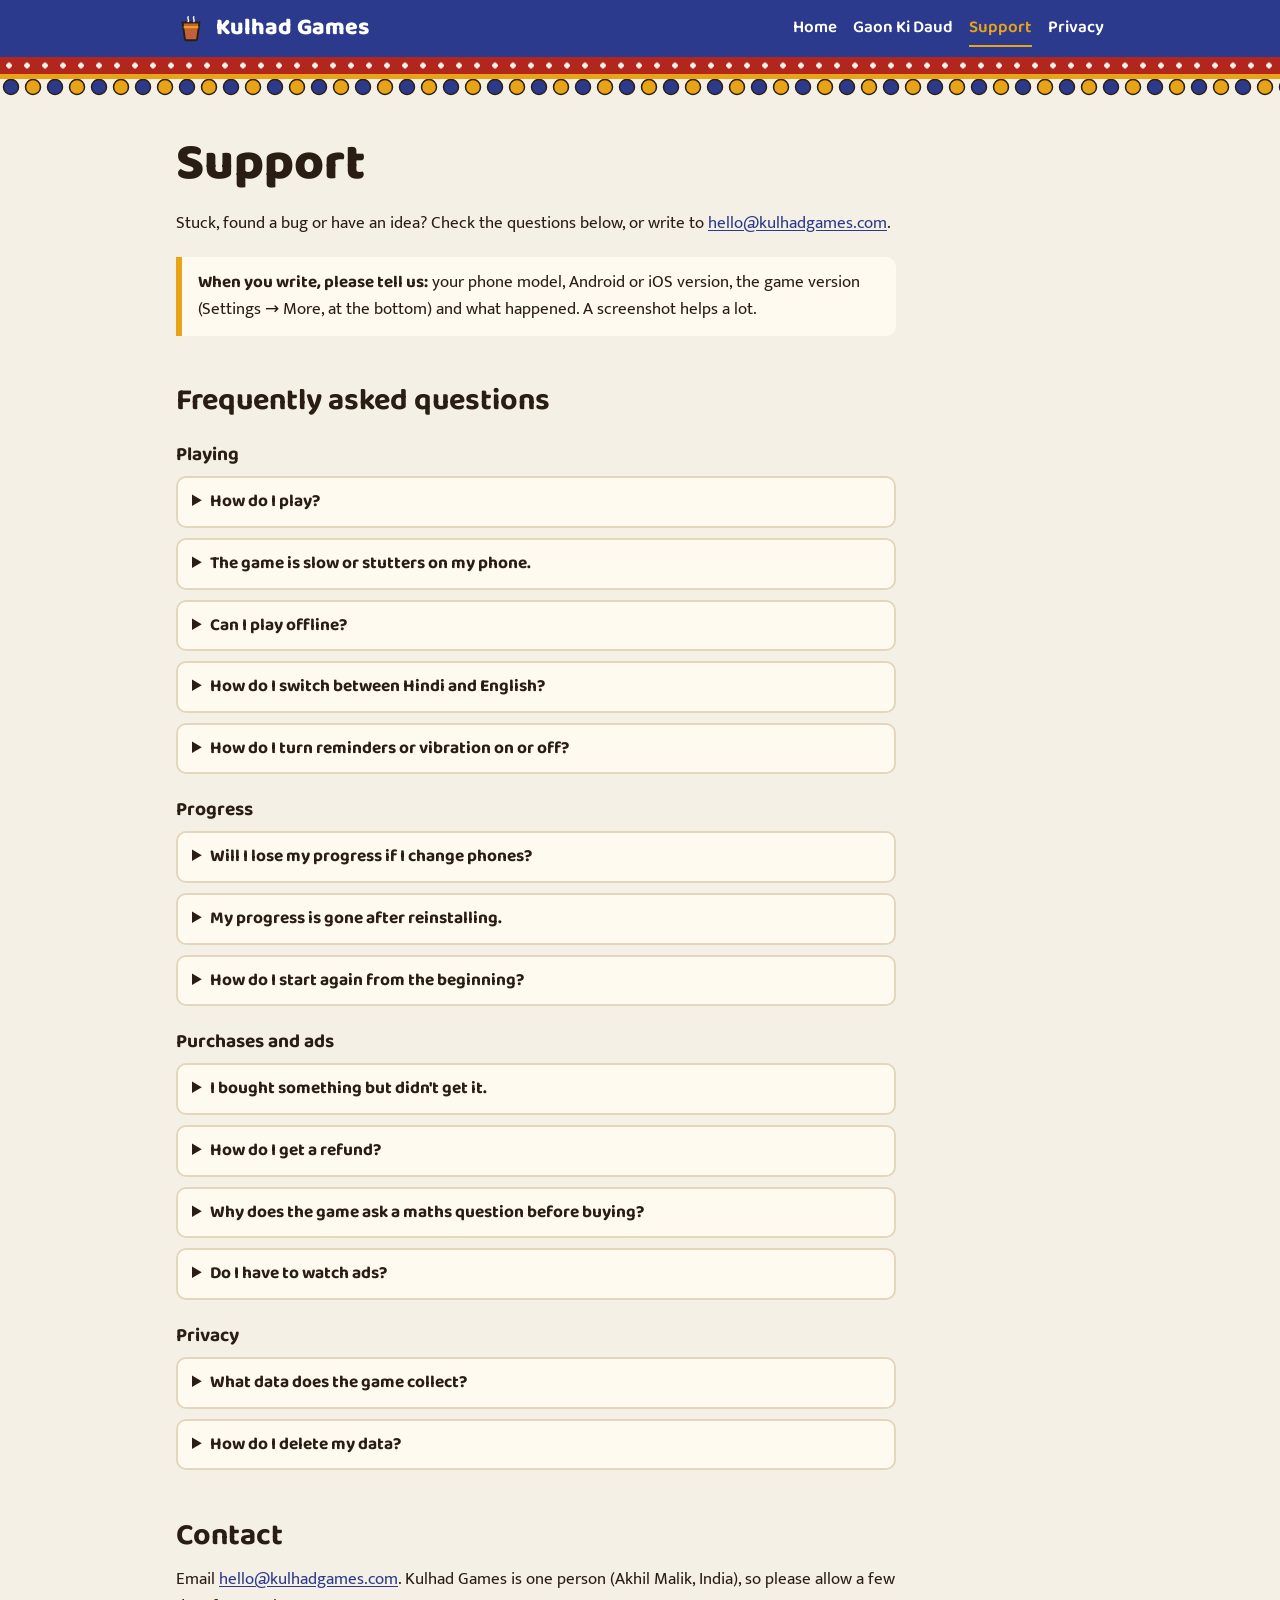
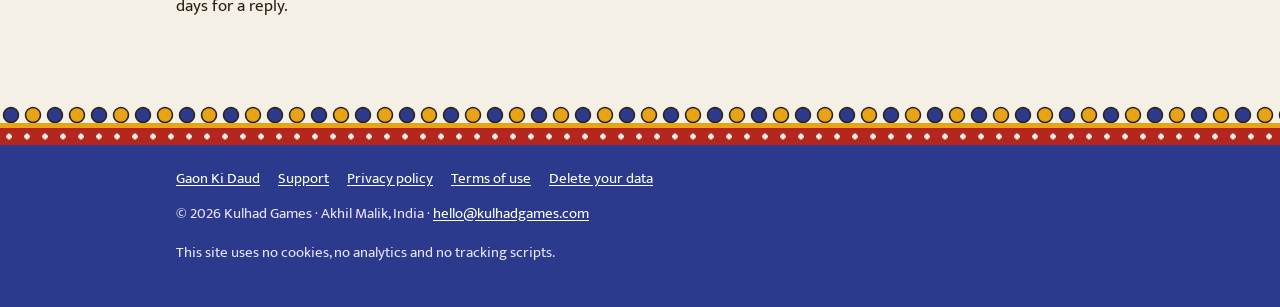
<file: support/index.html>
<!doctype html>
<html lang="en">
<head>
<meta charset="utf-8">
<meta name="viewport" content="width=device-width, initial-scale=1">
<title>Support · Kulhad Games</title>
<meta name="description" content="Help with Gaon Ki Daud: frequently asked questions about progress, purchases, ads, language and data, and how to contact us.">
<link rel="canonical" href="https://kulhadgames.com/support/">
<meta name="theme-color" content="#2B3A8C">
<meta property="og:title" content="Support · Kulhad Games">
<meta property="og:description" content="Help with Gaon Ki Daud: frequently asked questions about progress, purchases, ads, language and data, and how to contact us.">
<meta property="og:image" content="https://kulhadgames.com/assets/img/feature.jpg">
<meta property="og:type" content="website">
<link rel="icon" type="image/png" sizes="32x32" href="/assets/img/favicon-32.png">
<link rel="apple-touch-icon" href="/assets/img/apple-touch-icon.png">
<link rel="preload" href="/assets/fonts/baloo2.woff2" as="font" type="font/woff2" crossorigin>
<link rel="stylesheet" href="/assets/site.css">
</head>
<body>
<a class="skip" href="#main">Skip to content</a>
<header>
<div class="top"><div class="wrap"><a class="brand" href="/"><svg class="cup" viewBox="0 0 32 32" aria-hidden="true"><path d="M7 9h18l-2.4 17.2a2 2 0 0 1-2 1.8h-9.2a2 2 0 0 1-2-1.8z" fill="#C2603A" stroke="#2A1E14" stroke-width="2"/><path d="M8.2 14h15.6" stroke="#E8A317" stroke-width="2.4"/><path d="M13 3c-1.5 2 1.5 3 0 5M19 3c-1.5 2 1.5 3 0 5" stroke="#F5F0E6" stroke-width="1.6" fill="none" stroke-linecap="round"/></svg>Kulhad Games</a><nav aria-label="Main"><a href="/">Home</a><a href="/gaon-ki-daud/">Gaon Ki Daud</a><a href="/support/" aria-current="page">Support</a><a href="/privacy/">Privacy</a></nav></div></div>
<div class="band"></div><div class="drops"></div>
</header>
<main id="main"><div class="wrap">
<div class="prose">
<h1>Support</h1>
<p>Stuck, found a bug or have an idea? Check the questions below, or write to <a href="mailto:hello@kulhadgames.com?subject=Gaon%20Ki%20Daud%20support">hello@kulhadgames.com</a>.</p>

<div class="note">
<b>When you write, please tell us:</b> your phone model, Android or iOS version, the game version (Settings → More, at the bottom) and what happened. A screenshot helps a lot.
</div>

<h2>Frequently asked questions</h2>

<h3>Playing</h3>
<details><summary>How do I play?</summary>
<p>Swipe left or right to change lanes, swipe up to jump and swipe down (hold) to slide. Tap villagers to high-five them, and tap Sheru's button when his meter is full. Bring home bricks, clay and bamboo to rebuild Sonpur in the village screen.</p></details>
<details><summary>The game is slow or stutters on my phone.</summary>
<p>The game picks a graphics level for your phone automatically. In Settings → Game → Graphics you can choose "Battery saver 30" for a steadier frame rate. Closing other apps and letting a hot phone cool down also helps. The first run after installing can take a moment while the game prepares its graphics.</p></details>
<details><summary>Can I play offline?</summary>
<p>Yes. The whole game works without the internet. Videos, cloud save and purchases need a connection.</p></details>
<details><summary>How do I switch between Hindi and English?</summary>
<p>Settings → Game → Language. Settings → Access has larger text, colour-blind cues, reduced motion and a left-handed layout.</p></details>
<details><summary>How do I turn reminders or vibration on or off?</summary>
<p>Settings → Game. Reminders are off until you turn them on and come at most once a day.</p></details>

<h3>Progress</h3>
<details><summary>Will I lose my progress if I change phones?</summary>
<p>Turn on cloud save (Settings → More) on your old phone and let it sync. On the new phone, sign in to the same Google Play Games or iCloud account and open the game. It keeps whichever copy has more progress.</p></details>
<details><summary>My progress is gone after reinstalling.</summary>
<p>Without cloud save, progress lives only on the phone and is removed when the game is uninstalled or its data is cleared. We don't keep a copy on our servers, so we can't restore it.</p></details>
<details><summary>How do I start again from the beginning?</summary>
<p>Settings → More → Reset progress. Everything except your purchases is erased.</p></details>

<h3>Purchases and ads</h3>
<details><summary>I bought something but didn't get it.</summary>
<p>Make sure you're online, then open the Dukaan → ₹ Store tab. On iPhone, tap "Restore purchases". If it still hasn't arrived, email us with the order number from your Google Play or Apple receipt.</p></details>
<details><summary>How do I get a refund?</summary>
<p>Refunds are handled by the store: Google Play (play.google.com → Order history) or Apple (reportaproblem.apple.com).</p></details>
<details><summary>Why does the game ask a maths question before buying?</summary>
<p>That's the grown-up check, so that children don't buy things by accident.</p></details>
<details><summary>Do I have to watch ads?</summary>
<p>No. Videos are always optional. You choose to watch one for a reward, like a revive or double materials. "Remove Ads" in the store removes the between-run ads; optional reward videos stay available.</p></details>

<h3>Privacy</h3>
<details><summary>What data does the game collect?</summary>
<p>Anonymous gameplay statistics and crash reports. There are no accounts and no personal details. See the <a href="/privacy/">privacy policy</a>.</p></details>
<details><summary>How do I delete my data?</summary>
<p>See <a href="/delete-account/">Delete your data</a>.</p></details>

<h2>Contact</h2>
<p>Email <a href="mailto:hello@kulhadgames.com">hello@kulhadgames.com</a>. Kulhad Games is one person (Akhil Malik, India), so please allow a few days for a reply.</p>
</div>
</div></main>
<footer>
<div class="drops"></div><div class="band"></div>
<div class="inner"><div class="wrap">
<nav aria-label="Footer"><a href="/gaon-ki-daud/">Gaon Ki Daud</a><a href="/support/">Support</a><a href="/privacy/">Privacy policy</a><a href="/terms/">Terms of use</a><a href="/delete-account/">Delete your data</a></nav>
<p>© 2026 Kulhad Games · Akhil Malik, India · <a href="mailto:hello@kulhadgames.com">hello@kulhadgames.com</a></p>
<p>This site uses no cookies, no analytics and no tracking scripts.</p>
</div></div>
</footer>
</body>
</html>
</file>
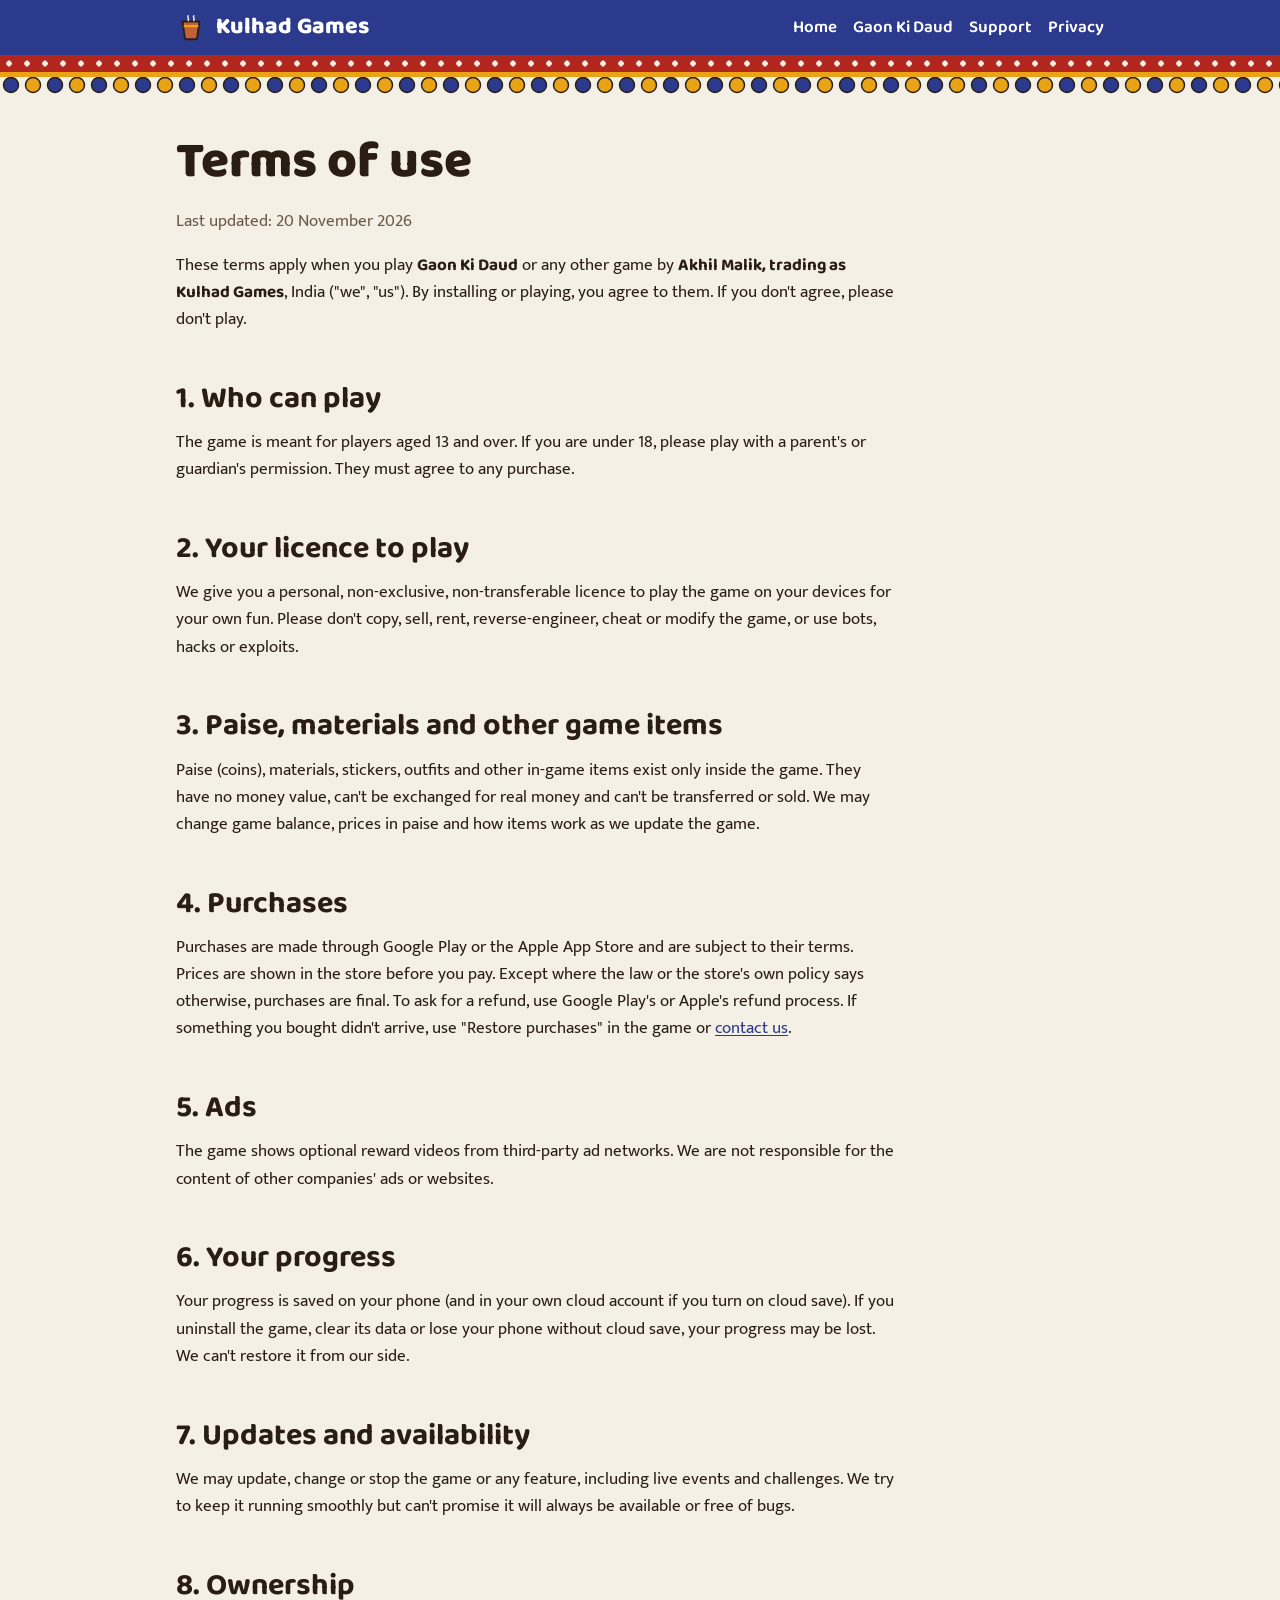
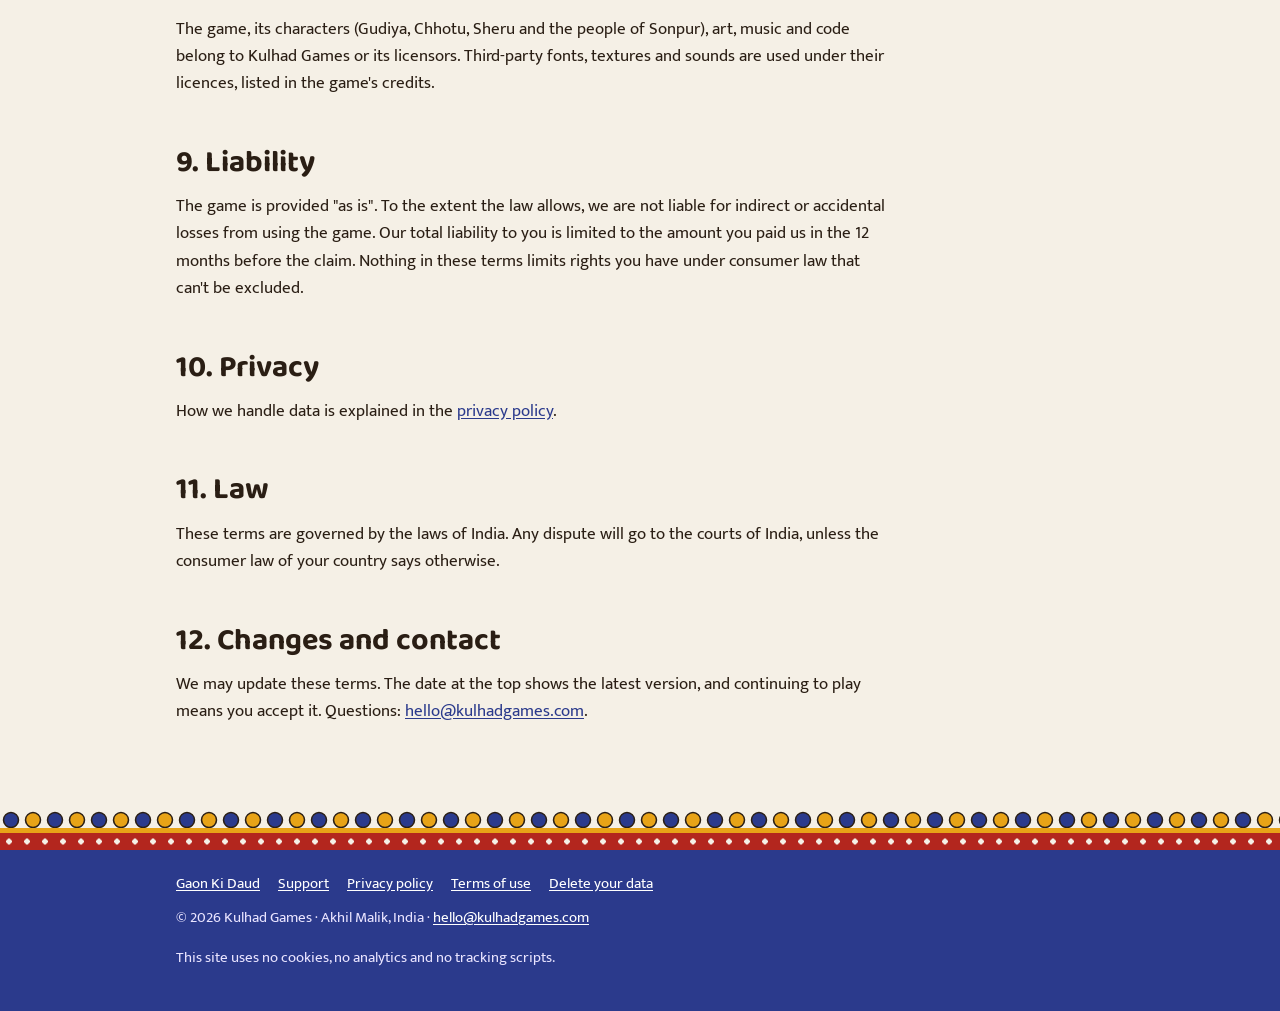
<file: terms/index.html>
<!doctype html>
<html lang="en">
<head>
<meta charset="utf-8">
<meta name="viewport" content="width=device-width, initial-scale=1">
<title>Terms of use · Kulhad Games</title>
<meta name="description" content="The simple terms for playing Gaon Ki Daud and other Kulhad Games games.">
<link rel="canonical" href="https://kulhadgames.com/terms/">
<meta name="theme-color" content="#2B3A8C">
<meta property="og:title" content="Terms of use · Kulhad Games">
<meta property="og:description" content="The simple terms for playing Gaon Ki Daud and other Kulhad Games games.">
<meta property="og:image" content="https://kulhadgames.com/assets/img/feature.jpg">
<meta property="og:type" content="website">
<link rel="icon" type="image/png" sizes="32x32" href="/assets/img/favicon-32.png">
<link rel="apple-touch-icon" href="/assets/img/apple-touch-icon.png">
<link rel="preload" href="/assets/fonts/baloo2.woff2" as="font" type="font/woff2" crossorigin>
<link rel="stylesheet" href="/assets/site.css">
</head>
<body>
<a class="skip" href="#main">Skip to content</a>
<header>
<div class="top"><div class="wrap"><a class="brand" href="/"><svg class="cup" viewBox="0 0 32 32" aria-hidden="true"><path d="M7 9h18l-2.4 17.2a2 2 0 0 1-2 1.8h-9.2a2 2 0 0 1-2-1.8z" fill="#C2603A" stroke="#2A1E14" stroke-width="2"/><path d="M8.2 14h15.6" stroke="#E8A317" stroke-width="2.4"/><path d="M13 3c-1.5 2 1.5 3 0 5M19 3c-1.5 2 1.5 3 0 5" stroke="#F5F0E6" stroke-width="1.6" fill="none" stroke-linecap="round"/></svg>Kulhad Games</a><nav aria-label="Main"><a href="/">Home</a><a href="/gaon-ki-daud/">Gaon Ki Daud</a><a href="/support/">Support</a><a href="/privacy/">Privacy</a></nav></div></div>
<div class="band"></div><div class="drops"></div>
</header>
<main id="main"><div class="wrap">
<div class="prose">
<h1>Terms of use</h1>
<p class="muted">Last updated: 20 November 2026</p>
<p>These terms apply when you play <b>Gaon Ki Daud</b> or any other game by <b>Akhil Malik, trading as Kulhad Games</b>, India ("we", "us"). By installing or playing, you agree to them. If you don't agree, please don't play.</p>

<h2>1. Who can play</h2>
<p>The game is meant for players aged 13 and over. If you are under 18, please play with a parent's or guardian's permission. They must agree to any purchase.</p>

<h2>2. Your licence to play</h2>
<p>We give you a personal, non-exclusive, non-transferable licence to play the game on your devices for your own fun. Please don't copy, sell, rent, reverse-engineer, cheat or modify the game, or use bots, hacks or exploits.</p>

<h2>3. Paise, materials and other game items</h2>
<p>Paise (coins), materials, stickers, outfits and other in-game items exist only inside the game. They have no money value, can't be exchanged for real money and can't be transferred or sold. We may change game balance, prices in paise and how items work as we update the game.</p>

<h2>4. Purchases</h2>
<p>Purchases are made through Google Play or the Apple App Store and are subject to their terms. Prices are shown in the store before you pay. Except where the law or the store's own policy says otherwise, purchases are final. To ask for a refund, use Google Play's or Apple's refund process. If something you bought didn't arrive, use "Restore purchases" in the game or <a href="/support/">contact us</a>.</p>

<h2>5. Ads</h2>
<p>The game shows optional reward videos from third-party ad networks. We are not responsible for the content of other companies' ads or websites.</p>

<h2>6. Your progress</h2>
<p>Your progress is saved on your phone (and in your own cloud account if you turn on cloud save). If you uninstall the game, clear its data or lose your phone without cloud save, your progress may be lost. We can't restore it from our side.</p>

<h2>7. Updates and availability</h2>
<p>We may update, change or stop the game or any feature, including live events and challenges. We try to keep it running smoothly but can't promise it will always be available or free of bugs.</p>

<h2>8. Ownership</h2>
<p>The game, its characters (Gudiya, Chhotu, Sheru and the people of Sonpur), art, music and code belong to Kulhad Games or its licensors. Third-party fonts, textures and sounds are used under their licences, listed in the game's credits.</p>

<h2>9. Liability</h2>
<p>The game is provided "as is". To the extent the law allows, we are not liable for indirect or accidental losses from using the game. Our total liability to you is limited to the amount you paid us in the 12 months before the claim. Nothing in these terms limits rights you have under consumer law that can't be excluded.</p>

<h2>10. Privacy</h2>
<p>How we handle data is explained in the <a href="/privacy/">privacy policy</a>.</p>

<h2>11. Law</h2>
<p>These terms are governed by the laws of India. Any dispute will go to the courts of India, unless the consumer law of your country says otherwise.</p>

<h2>12. Changes and contact</h2>
<p>We may update these terms. The date at the top shows the latest version, and continuing to play means you accept it. Questions: <a href="mailto:hello@kulhadgames.com">hello@kulhadgames.com</a>.</p>
</div>
</div></main>
<footer>
<div class="drops"></div><div class="band"></div>
<div class="inner"><div class="wrap">
<nav aria-label="Footer"><a href="/gaon-ki-daud/">Gaon Ki Daud</a><a href="/support/">Support</a><a href="/privacy/">Privacy policy</a><a href="/terms/">Terms of use</a><a href="/delete-account/">Delete your data</a></nav>
<p>© 2026 Kulhad Games · Akhil Malik, India · <a href="mailto:hello@kulhadgames.com">hello@kulhadgames.com</a></p>
<p>This site uses no cookies, no analytics and no tracking scripts.</p>
</div></div>
</footer>
</body>
</html>
</file>
<file: assets/site.css>
/* Kulhad Games — one stylesheet, no scripts. Palette = the game's (CLAUDE.md § Art). */
@font-face { font-family: "Baloo 2"; src: url("/assets/fonts/baloo2.woff2") format("woff2"); font-weight: 400 800; font-display: swap; }
@font-face { font-family: "Mukta"; src: url("/assets/fonts/mukta-regular.woff2") format("woff2"); font-weight: 400; font-display: swap; }

:root {
  --turmeric: #E8A317; --sindoor: #B3261E; --indigo: #2B3A8C; --leaf: #3E8E41;
  --whitewash: #F5F0E6; --terracotta: #C2603A; --ink: #2A1E14;
  --bg: var(--whitewash); --fg: var(--ink); --muted: #6b5a49; --card: #fffaf0; --line: #e4d6bd; --link: var(--indigo);
  --gutter: 16px; --max: 960px;
}
@media (prefers-color-scheme: dark) {
  :root { --bg: #1d1510; --fg: #f3ead9; --muted: #c4b39b; --card: #2a2019; --line: #4a3a2c; --link: #f2c25a; }
}

* { box-sizing: border-box; }
html { -webkit-text-size-adjust: 100%; }
body { margin: 0; background: var(--bg); color: var(--fg); font: 400 1.0625rem/1.6 "Mukta", system-ui, -apple-system, "Segoe UI", sans-serif; }
img { max-width: 100%; height: auto; display: block; }
a { color: var(--link); text-underline-offset: 2px; }
a:hover { text-decoration-thickness: 2px; }
h1, h2, h3, .brand, .btn { font-family: "Baloo 2", "Mukta", system-ui, sans-serif; line-height: 1.15; }
h1 { font-size: clamp(2rem, 7vw, 3.2rem); font-weight: 800; margin: .2em 0 .3em; }
h2 { font-size: clamp(1.4rem, 4.5vw, 1.9rem); font-weight: 700; margin: 1.6em 0 .4em; }
h3 { font-size: 1.2rem; font-weight: 700; margin: 1.3em 0 .3em; }
p, ul, ol { margin: 0 0 1em; }
li { margin: .25em 0; }
.wrap { max-width: var(--max); margin: 0 auto; padding: 0 var(--gutter); }
.prose { max-width: 720px; }
.muted { color: var(--muted); }
.skip { position: absolute; left: -999px; } .skip:focus { left: 8px; top: 8px; background: #fff; color: #000; padding: 8px; z-index: 9; }

/* ---- truck-art bands: sindoor + white dots, turmeric stripe, hanging indigo / turmeric drops (tools/brand.swift fringe) ---- */
.band { height: 22px; background:
  radial-gradient(circle, var(--whitewash) 2.6px, transparent 3px) 0 50% / 18px 18px repeat-x, var(--sindoor);
  border-bottom: 5px solid var(--turmeric); }
.drops { height: 18px; background:
  url("data:image/svg+xml,%3Csvg xmlns='http://www.w3.org/2000/svg' width='44' height='18'%3E%3Ccircle cx='11' cy='8' r='7.5' fill='%232B3A8C' stroke='%232A1E14' stroke-width='1.5'/%3E%3Ccircle cx='33' cy='8' r='7.5' fill='%23E8A317' stroke='%232A1E14' stroke-width='1.5'/%3E%3C/svg%3E") 0 0 / 44px 18px repeat-x; }
footer .band { border-bottom: 0; border-top: 5px solid var(--turmeric); }
footer .drops { transform: scaleY(-1); }

/* ---- header ---- */
.top { background: var(--indigo); color: #fff; }
.top .wrap { display: flex; flex-wrap: wrap; align-items: center; justify-content: space-between; gap: 6px 18px; padding-top: 10px; padding-bottom: 10px; }
.brand { color: #fff; text-decoration: none; font-weight: 800; font-size: 1.45rem; display: flex; align-items: center; gap: 10px; }
.brand .cup { width: 30px; height: 30px; flex: none; }
.top nav { display: flex; flex-wrap: wrap; gap: 4px 16px; font-family: "Baloo 2", sans-serif; font-weight: 600; }
.top nav a { color: #fff; text-decoration: none; padding: 4px 0; }
.top nav a[aria-current] { color: var(--turmeric); border-bottom: 2px solid var(--turmeric); }

main { padding: 28px 0 48px; }

/* ---- truck-art frame for cards and pictures ---- */
.frame { border: 6px solid var(--sindoor); outline: 3px dotted var(--turmeric); outline-offset: -11px; box-shadow: 0 0 0 2px var(--ink), 6px 7px 0 var(--ink); background: var(--card); border-radius: 4px; }
.frame img { border-radius: 0; }

.hero { display: grid; gap: 22px; align-items: center; }
.hero .lead { font-size: 1.2rem; }
.kicker { font-family: "Baloo 2", sans-serif; font-weight: 700; color: var(--sindoor); letter-spacing: .02em; margin: 0; }
@media (prefers-color-scheme: dark) { .kicker { color: var(--turmeric); } }

.gamecard { display: grid; gap: 0; overflow: hidden; margin-top: 30px; text-decoration: none; color: inherit; }
.gamecard .body { padding: 18px 20px 22px; }
.gamecard h2 { margin-top: 0; }
@media (min-width: 760px) { .gamecard { grid-template-columns: 1.25fr 1fr; } .gamecard .body { align-self: center; } }

.btn { display: inline-block; background: var(--turmeric); color: var(--ink); font-weight: 700; text-decoration: none; padding: 10px 18px; border-radius: 10px; border: 2px solid var(--ink); box-shadow: 3px 4px 0 var(--ink); }
.btn:hover { transform: translateY(1px); box-shadow: 2px 3px 0 var(--ink); }
.btn.alt { background: var(--whitewash); }

.badges { display: flex; flex-wrap: wrap; gap: 12px; margin: 18px 0 8px; }
.badge { display: flex; align-items: center; gap: 10px; background: #111; color: #fff; border-radius: 10px; padding: 8px 16px 8px 12px; min-width: 190px; border: 1px solid #555; opacity: .9; }
.badge svg { width: 26px; height: 26px; flex: none; fill: #fff; }
.badge small { display: block; font-size: .72rem; text-transform: uppercase; letter-spacing: .06em; color: var(--turmeric); line-height: 1.2; }
.badge b { font-family: "Baloo 2", sans-serif; font-size: 1.1rem; line-height: 1.2; }

.shots { display: grid; grid-auto-flow: column; grid-auto-columns: minmax(170px, 46%); gap: 14px; overflow-x: auto; padding: 6px 4px 18px; scroll-snap-type: x mandatory; overscroll-behavior-x: contain; }
.shots figure { margin: 0; scroll-snap-align: start; }
.shots img { border-radius: 10px; border: 3px solid var(--ink); }
@media (min-width: 760px) { .shots { grid-auto-columns: minmax(150px, 1fr); } }

.cols { display: grid; gap: 8px 28px; }
@media (min-width: 760px) { .cols { grid-template-columns: 1fr 1fr; } }
.lang-hi { font-size: 1.1rem; }

details { border: 2px solid var(--line); border-radius: 10px; padding: 10px 14px; margin: 10px 0; background: var(--card); }
details[open] { border-color: var(--turmeric); }
summary { cursor: pointer; font-family: "Baloo 2", sans-serif; font-weight: 700; font-size: 1.08rem; }
details > :last-child { margin-bottom: 4px; }

.note { border-left: 6px solid var(--turmeric); background: var(--card); padding: 12px 16px; border-radius: 0 10px 10px 0; margin: 1.2em 0; }
table { border-collapse: collapse; width: 100%; margin: 0 0 1em; font-size: .97rem; }
th, td { border: 1px solid var(--line); padding: 7px 9px; text-align: left; vertical-align: top; }
th { background: var(--card); font-family: "Baloo 2", sans-serif; }
.tablewrap { overflow-x: auto; }

footer { margin-top: 20px; }
footer .inner { background: var(--indigo); color: #e9e4ff; padding: 22px 0 26px; font-size: .95rem; }
footer a { color: #fff; }
footer nav { display: flex; flex-wrap: wrap; gap: 6px 18px; margin-bottom: 10px; }
b, strong { font-family: "Baloo 2", "Mukta", system-ui, sans-serif; font-weight: 700; }
@media (min-width: 760px) { .gamecard img { height: 100%; object-fit: cover; } }
</file>
